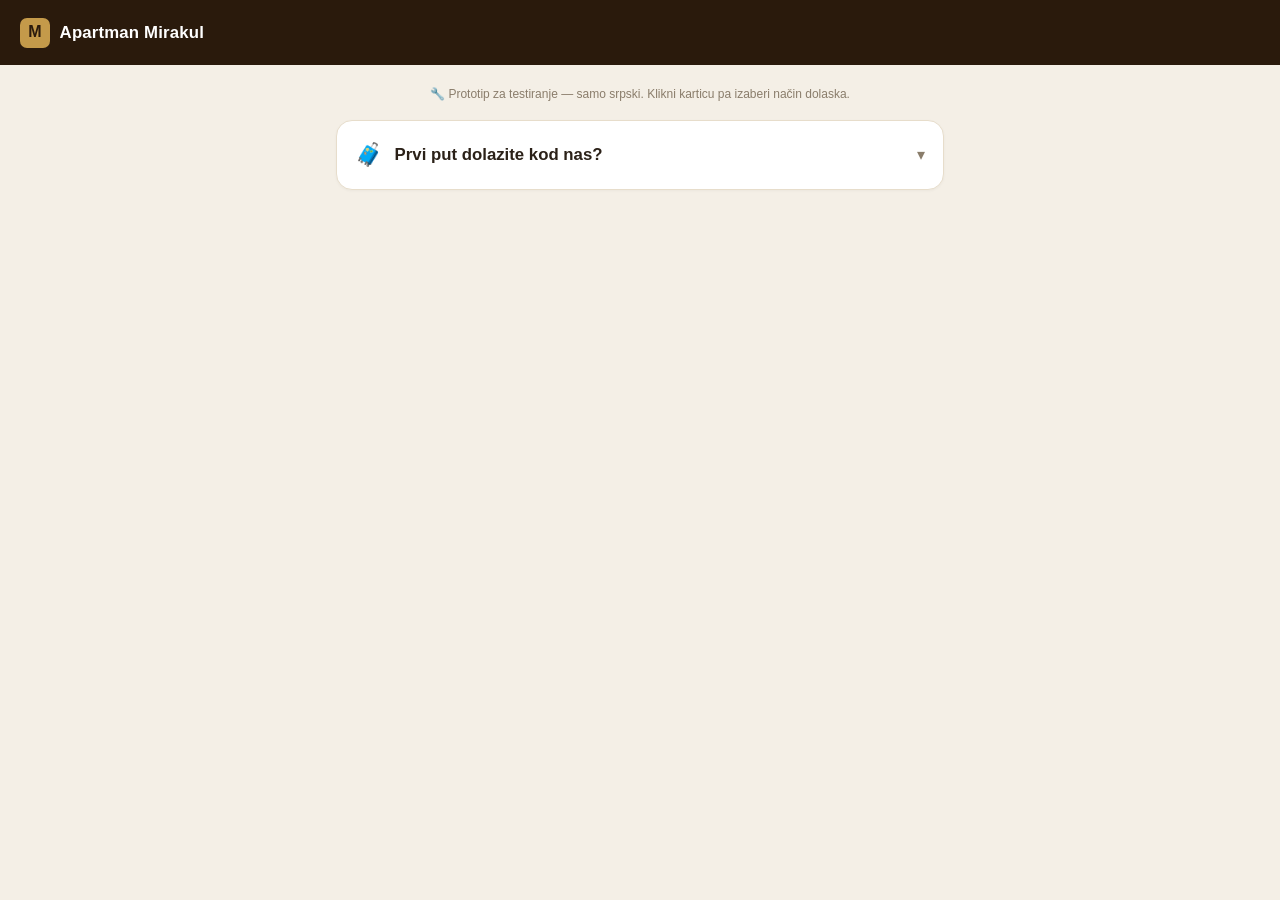
<file: preview-prvi-dolazak.html>
<!DOCTYPE html>
<html lang="sr">
<head>
<meta charset="UTF-8">
<meta name="viewport" content="width=device-width, initial-scale=1.0">
<title>Prototip — Prvi dolazak</title>
<style>
  :root{ --bg:#f4efe6; --card:#fff; --ink:#2b2118; --muted:#8a7d6b; --accent:#c49a4a; --accent-d:#a97f33; --line:#e7ddcb; --dark:#2a1a0c; }
  *{box-sizing:border-box}
  body{margin:0;background:var(--bg);color:var(--ink);font-family:-apple-system,BlinkMacSystemFont,'Segoe UI',Roboto,sans-serif;line-height:1.55;padding:0 0 3rem}
  header{background:var(--dark);color:#fff;padding:1.1rem 1.25rem;display:flex;align-items:center;gap:.6rem}
  header .logo{width:30px;height:30px;border-radius:7px;background:var(--accent);color:var(--dark);display:flex;align-items:center;justify-content:center;font-weight:800}
  header b{font-size:1.05rem;letter-spacing:.01em}
  .wrap{max-width:640px;margin:1.25rem auto;padding:0 1rem}
  .note{font-size:.75rem;color:var(--muted);text-align:center;margin:.2rem 0 1rem}

  .acc{background:var(--card);border:1px solid var(--line);border-radius:16px;overflow:hidden;box-shadow:0 1px 3px rgba(0,0,0,.04)}
  .acc-head{display:flex;align-items:center;gap:.7rem;padding:1.05rem 1.15rem;cursor:pointer;user-select:none}
  .acc-head .ic{font-size:1.4rem}
  .acc-head .t{font-weight:700;font-size:1.05rem;flex:1}
  .acc-head .ar{color:var(--muted);transition:transform .25s}
  .acc.open .acc-head .ar{transform:rotate(180deg)}
  .acc-body{display:none;padding:0 1.15rem 1.15rem}
  .acc.open .acc-body{display:block}

  .q{font-size:.8rem;font-weight:700;text-transform:uppercase;letter-spacing:.05em;color:var(--muted);margin:.4rem 0 .7rem}

  /* svaki način = svoj akordeon; panel se otvara tačno ispod dugmeta */
  .mode{margin-bottom:.6rem}
  .choice{display:flex;align-items:center;gap:.7rem;width:100%;text-align:left;background:#fbf7ef;border:1.5px solid var(--line);border-radius:12px;padding:.85rem 1rem;font-size:1rem;font-weight:600;color:var(--ink);cursor:pointer;transition:.15s}
  .choice:hover{border-color:var(--accent)}
  .choice .ce{font-size:1.25rem}
  .choice .mar{margin-left:auto;color:var(--muted);transition:transform .25s}
  .mode.open .choice{background:var(--accent);border-color:var(--accent);color:#fff;border-bottom-left-radius:0;border-bottom-right-radius:0}
  .mode.open .choice .mar{transform:rotate(180deg);color:#fff}

  .panel{display:none;border:1.5px solid var(--accent);border-top:none;border-radius:0 0 12px 12px;padding:1rem 1rem 1.05rem;background:#fffdf9;animation:fade .2s ease}
  .mode.open .panel{display:block}
  @keyframes fade{from{opacity:0}to{opacity:1}}
  .panel p{margin:.55rem 0}
  .panel p:first-child{margin-top:0}
  .warn{background:#fff4e8;border:1px solid #f0d3a6;border-radius:10px;padding:.7rem .85rem;font-size:.92rem}
  .rowi{display:flex;gap:.55rem;align-items:flex-start;margin:.65rem 0;font-size:.95rem}
  .rowi .e{flex-shrink:0}
  .btn{display:inline-flex;align-items:center;gap:.5rem;background:var(--accent);color:#fff;border:none;border-radius:11px;padding:.75rem 1.1rem;font-size:.95rem;font-weight:700;text-decoration:none;margin:.4rem 0;box-shadow:0 2px 6px rgba(196,154,74,.35)}
  .btn.ghost{background:#fff;color:var(--ink);border:1.5px solid var(--line);box-shadow:none}
  .btn.wa{background:#25d366;box-shadow:0 2px 6px rgba(37,211,102,.35)}
  .price{font-size:.85rem;color:var(--muted);margin-top:.35rem}

  .checkin{margin-top:1.15rem;background:#fbf7ef;border:1px solid var(--line);border-radius:13px;padding:1rem 1.05rem}
  .checkin h4{margin:0 0 .5rem;font-size:.95rem}
  .ci-opt{display:flex;align-items:center;gap:.6rem;padding:.55rem 0;font-size:.95rem}
  .ci-btns{display:flex;gap:.4rem;margin-top:.5rem}
  .cbtn{flex:1;display:inline-flex;align-items:center;justify-content:center;gap:.3rem;padding:.55rem .3rem;border-radius:10px;font-size:.8rem;font-weight:700;text-decoration:none;color:#fff}
  .cbtn svg{width:15px;height:15px;fill:currentColor;flex-shrink:0}
  .cbtn.wa{background:#25d366}
  .cbtn.vi{background:#7360f2}
  .cbtn.call{background:#5b6470}
  .mp{margin:.8rem 0}
  .mp img{width:100%;border-radius:12px;border:1px solid var(--line);display:block}
  .mp figcaption{font-size:.82rem;color:var(--muted);margin-top:.35rem;text-align:center}
</style>
</head>
<body>
<header><span class="logo">M</span><b>Apartman Mirakul</b></header>

<div class="wrap">
  <p class="note">🔧 Prototip za testiranje — samo srpski. Klikni karticu pa izaberi način dolaska.</p>

  <div class="acc" id="acc">
    <div class="acc-head" onclick="document.getElementById('acc').classList.toggle('open')">
      <span class="ic">🧳</span>
      <span class="t">Prvi put dolazite kod nas?</span>
      <span class="ar">▾</span>
    </div>
    <div class="acc-body">
      <div class="q">Kako stižete do nas?</div>

      <!-- AUTO -->
      <div class="mode" id="m-auto">
        <button class="choice" onclick="toggleMode('auto')"><span class="ce">🚗</span> Dolazim autom <span class="mar">▾</span></button>
        <div class="panel">
          <div class="warn">⚠️ <strong>Korzo je pešačka zona</strong> — Google navigacija često pokušava da vas dovede pogrešnim putem do same adrese.</div>
          <p>👉 Zato koristite navigaciju do <strong>Addiko banke</strong> — tu ćemo se naći kada stignete u grad.</p>
          <a class="btn" href="https://maps.app.goo.gl/yRAraWAAPCVccAYR9">🧭 Navigacija do Addiko banke</a>
          <div class="rowi"><span class="e">ℹ️</span><span>Ako vas navigacija povede ka pešačkoj zoni (Korzo), priđite iz ulice <strong>Đure Đakovića</strong> ili nas pozovite — dočekaćemo vas.</span></div>
          <div class="rowi"><span class="e">🅿️</span><span>Parking najčešće imate <strong>ispred same zgrade, iz ulice Đure Đakovića</strong> (Crvena zona) — odatle je i ulaz u zgradu.</span></div>
          <div class="rowi"><span class="e">💳</span><span><strong>Plaćanje SMS-om</strong> (Crvena zona): pošaljite SMS na <strong>9241</strong> — 70 din/sat, ili <strong>9245</strong> — 480 din/dan (dnevna karta).</span></div>
          <div class="price">🕐 Naplata: radnim danima 07–21h · subotom 07–14h · nedeljom i praznicima <strong>besplatno</strong></div>
        </div>
      </div>

      <!-- VOZ -->
      <div class="mode" id="m-voz">
        <button class="choice" onclick="toggleMode('voz')"><span class="ce">🚆</span> Dolazim vozom <span class="mar">▾</span></button>
        <div class="panel">
          <p>🚆 Naš apartman je <strong>jedan od najbližih železničkoj stanici</strong> — ne treba vam dodatni prevoz.</p>
          <div class="rowi"><span class="e">🌳</span><span>Prolaskom kroz <strong>park Rajhla Ferenca</strong> dolazite do Addiko banke, gde ćemo se naći i zajedno otići do apartmana.</span></div>
          <a class="btn ghost" href="https://maps.app.goo.gl/yRAraWAAPCVccAYR9">🧭 Navigacija do Addiko banke</a>
        </div>
      </div>

      <!-- BUS -->
      <div class="mode" id="m-bus">
        <button class="choice" onclick="toggleMode('bus')"><span class="ce">🚌</span> Dolazim autobusom <span class="mar">▾</span></button>
        <div class="panel">
          <p>🚌 Apartman je na oko <strong>850 metara</strong> od Glavne autobuske stanice.</p>
          <div class="rowi"><span class="e">🚕</span><span>Taxi imate <strong>ispred same stanice</strong>. A ako ste raspoloženi za laganu šetnju, veoma lako dolazite do Addiko banke gde ćemo se naći i zajedno otići do apartmana.</span></div>
          <a class="btn ghost" href="https://maps.app.goo.gl/yRAraWAAPCVccAYR9">🧭 Navigacija do Addiko banke</a>
        </div>
      </div>

      <!-- CHECK-IN (zajednički) -->
      <div class="checkin" id="checkin" style="display:none">
        <h4>Kada stignete — check-in</h4>
        <div class="ci-opt"><span>⏰</span><span><strong>Da biste izbegli čekanje</strong>, javite nam vreme dolaska <strong>ranije</strong> — ne tek kada stignete. Sačekaćemo vas <strong>ispred Addiko banke</strong> i zajedno idemo do apartmana, gde vam predajemo ključeve.</span></div>
        <figure class="mp"><img src="images/Guests/meeting-point/addiko-banka.jpg" alt="Addiko banka — mesto susreta" loading="lazy" onerror="this.closest('.mp').style.display='none'"><figcaption>📍 Ovde vas čekamo — Addiko banka</figcaption></figure>
        <div class="ci-btns">
          <a class="cbtn wa" href="https://wa.me/381631168024"><svg viewBox="0 0 24 24"><path d="M.057 24l1.687-6.163c-1.041-1.804-1.588-3.849-1.587-5.946.003-6.556 5.338-11.891 11.893-11.891 3.181.001 6.167 1.24 8.413 3.488 2.245 2.248 3.481 5.236 3.48 8.414-.003 6.557-5.338 11.892-11.893 11.892-1.99-.001-3.951-.5-5.688-1.448l-6.305 1.654zm6.597-3.807c1.676.995 3.276 1.591 5.392 1.592 5.448 0 9.886-4.434 9.889-9.885.002-5.462-4.415-9.89-9.881-9.892-5.452 0-9.887 4.434-9.889 9.884-.001 2.225.651 3.891 1.746 5.634l-.999 3.648 3.742-.981zm11.387-5.464c-.074-.124-.272-.198-.57-.347-.297-.149-1.758-.868-2.031-.967-.272-.099-.47-.149-.669.149-.198.297-.768.967-.941 1.165-.173.198-.347.223-.644.074-.297-.149-1.255-.462-2.39-1.475-.883-.788-1.48-1.761-1.653-2.059-.173-.297-.018-.458.13-.606.134-.133.298-.347.446-.521.149-.172.198-.296.298-.495.099-.198.05-.372-.025-.521-.075-.148-.669-1.611-.916-2.206-.242-.579-.487-.501-.669-.51l-.57-.01c-.198 0-.52.074-.792.372s-1.04 1.016-1.04 2.479 1.065 2.876 1.213 3.074c.149.198 2.095 3.2 5.076 4.487.709.306 1.263.489 1.694.626.712.226 1.36.194 1.872.118.571-.085 1.758-.719 2.006-1.413.248-.695.248-1.29.173-1.414z"/></svg> WhatsApp</a>
          <a class="cbtn vi" href="viber://chat?number=%2B381631168024"><svg viewBox="0 0 24 24"><path d="M11.4 0C9.473.028 5.333.344 3.02 2.467 1.302 4.187.694 6.9.633 10.26c-.06 3.36-.129 9.657 5.938 11.365v2.61s-.04.94.58 1.132c.734.226 1.17-.492 1.882-1.312.42-.48.996-1.203 1.427-1.72 4.114.348 7.276-.443 7.634-.56.83-.27 5.535-.874 6.3-7.117.79-6.44-.38-10.51-2.487-12.35C21.176.75 18.7.02 13.06 0h-.001c-.35-.001-1.045-.001-1.66 0zm.061 1.7c.542 0 .877.017.877.017 4.494.006 6.643 1.354 7.15 1.815 1.723 1.516 2.68 5.152 2.028 10.505v.003c-.647 5.25-4.208 5.57-4.912 5.79-.298.093-3.121.789-6.669.55 0 0-2.643 3.19-3.469 4.019-.128.128-.28.18-.38.155-.14-.036-.18-.203-.178-.446l.024-4.318c-5.075-1.404-4.778-6.632-4.723-9.402.055-2.77.552-5.038 1.976-6.435 2.147-1.997 6.276-2.253 6.276-2.253z"/></svg> Viber</a>
          <a class="cbtn call" href="tel:+381631168024"><svg viewBox="0 0 24 24"><path d="M6.62 10.79c1.44 2.83 3.76 5.14 6.59 6.59l2.2-2.2c.27-.27.67-.36 1.02-.24 1.12.37 2.33.57 3.57.57.55 0 1 .45 1 1V20c0 .55-.45 1-1 1-9.39 0-17-7.61-17-17 0-.55.45-1 1-1h3.5c.55 0 1 .45 1 1 0 1.25.2 2.45.57 3.57.11.35.03.74-.25 1.02l-2.2 2.2z"/></svg> Pozovi</a>
        </div>
      </div>
    </div>
  </div>
</div>

<script>
function toggleMode(m){
  const el=document.getElementById('m-'+m);
  const wasOpen=el.classList.contains('open');
  document.querySelectorAll('.mode').forEach(x=>x.classList.remove('open'));
  const ci=document.getElementById('checkin');
  if(!wasOpen){
    el.classList.add('open');
    el.querySelector('.panel').appendChild(ci);  // check-in ide odmah ispod izabrane opcije
    ci.style.display='block';
    setTimeout(()=>el.scrollIntoView({behavior:'smooth', block:'start'}), 50); // skroluj na vrh otvorene kartice
  } else {
    ci.style.display='none';
  }
}
</script>
</body>
</html>
</file>
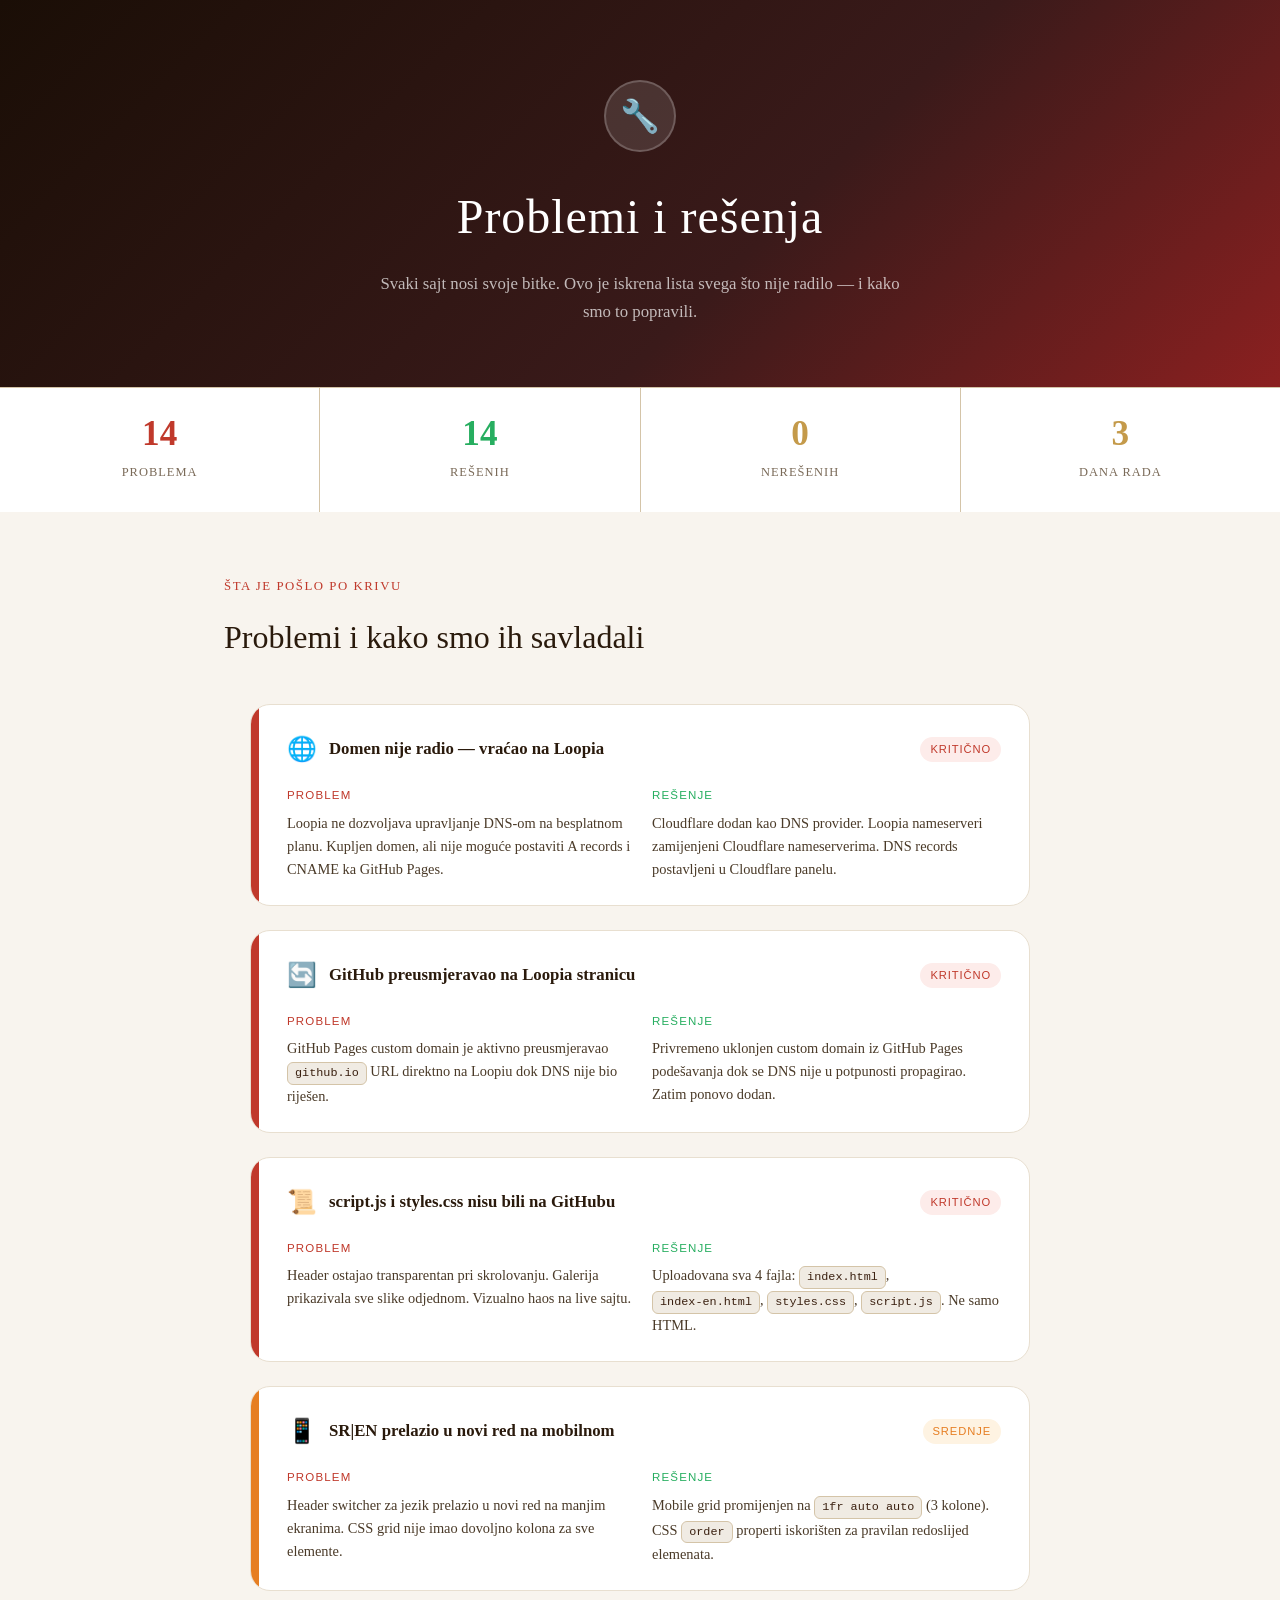
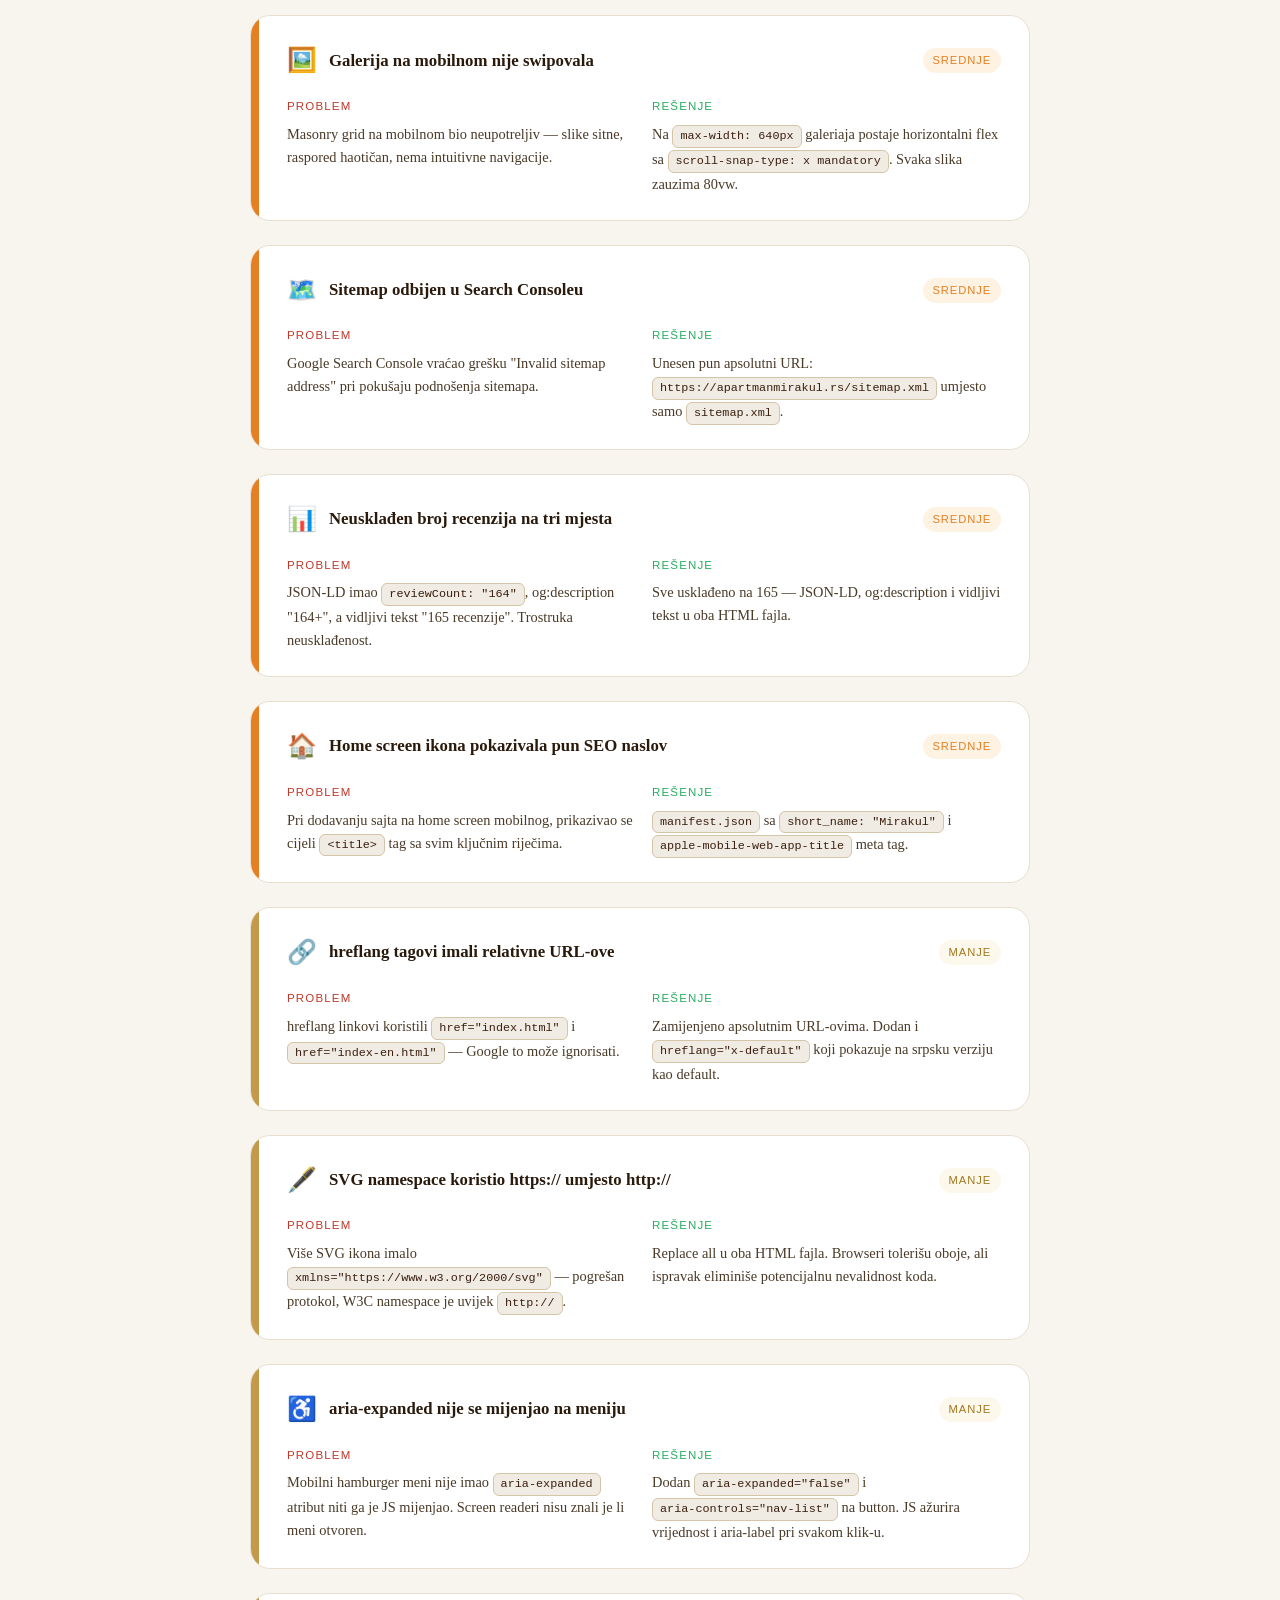
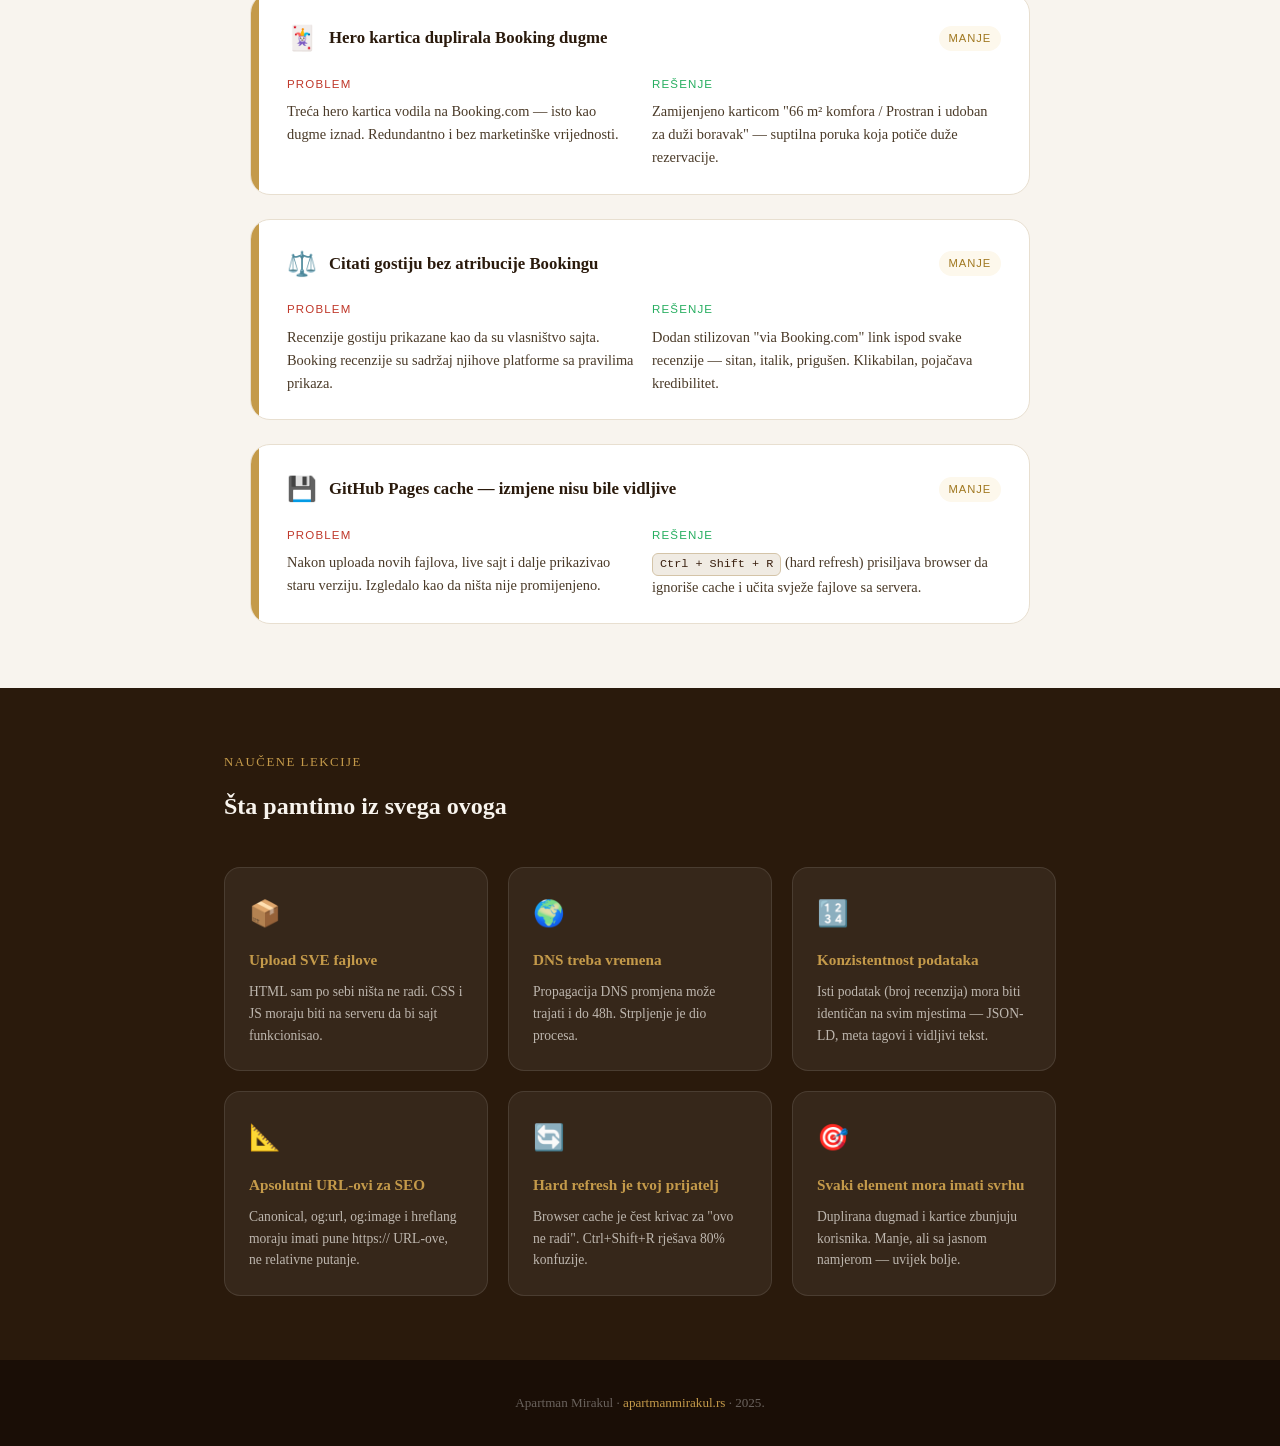
<file: problemi-i-resenja.html>
<!DOCTYPE html>
<html lang="sr">
<head>
  <meta charset="UTF-8" />
  <meta name="viewport" content="width=device-width, initial-scale=1.0" />
  <title>Apartman Mirakul — Problemi i rešenja</title>
  <style>
    * { box-sizing: border-box; margin: 0; padding: 0; }

    body {
      font-family: 'Georgia', serif;
      background: #F8F4EE;
      color: #2A1A0C;
      line-height: 1.7;
    }

    .hero {
      background: linear-gradient(135deg, #1a0e06 0%, #3a1a1a 60%, #8B2020 100%);
      color: #fff;
      padding: 80px 24px 60px;
      text-align: center;
    }

    .hero .icon {
      width: 72px;
      height: 72px;
      background: rgba(255,255,255,0.12);
      border-radius: 50%;
      display: inline-flex;
      align-items: center;
      justify-content: center;
      font-size: 2rem;
      margin-bottom: 24px;
      border: 2px solid rgba(255,255,255,0.2);
    }

    .hero h1 {
      font-size: clamp(1.8rem, 5vw, 3rem);
      font-weight: normal;
      letter-spacing: 0.02em;
      margin-bottom: 12px;
    }

    .hero p {
      font-size: 1.05rem;
      opacity: 0.7;
      max-width: 520px;
      margin: 0 auto;
    }

    /* Stats bar */
    .stats {
      display: grid;
      grid-template-columns: repeat(auto-fit, minmax(130px, 1fr));
      gap: 1px;
      background: #d4c4a8;
      border-top: 1px solid #d4c4a8;
    }

    .stat {
      background: #fff;
      padding: 28px 16px;
      text-align: center;
    }

    .stat-number {
      font-size: 2.2rem;
      font-weight: bold;
      display: block;
      line-height: 1;
      margin-bottom: 6px;
    }

    .stat-number.red { color: #c0392b; }
    .stat-number.green { color: #27ae60; }
    .stat-number.gold { color: #C49A4A; }

    .stat-label {
      font-size: 0.78rem;
      color: #7a6a58;
      text-transform: uppercase;
      letter-spacing: 0.08em;
    }

    /* Problem cards */
    .container {
      max-width: 880px;
      margin: 0 auto;
      padding: 0 24px;
    }

    .section {
      padding: 64px 24px;
    }

    .section-title {
      font-size: 0.8rem;
      text-transform: uppercase;
      letter-spacing: 0.12em;
      color: #c0392b;
      margin-bottom: 12px;
    }

    .section h2 {
      font-size: clamp(1.4rem, 3vw, 2rem);
      font-weight: normal;
      margin-bottom: 40px;
    }

    .problem-list {
      display: flex;
      flex-direction: column;
      gap: 24px;
      max-width: 780px;
      margin: 0 auto;
    }

    .problem-card {
      background: #fff;
      border-radius: 20px;
      overflow: hidden;
      border: 1px solid #e8dfd0;
      display: grid;
      grid-template-columns: auto 1fr;
    }

    .problem-card .severity {
      width: 8px;
      background: #e8dfd0;
    }

    .problem-card.high .severity { background: #c0392b; }
    .problem-card.medium .severity { background: #e67e22; }
    .problem-card.low .severity { background: #C49A4A; }

    .problem-body {
      padding: 24px 28px;
    }

    .problem-header {
      display: flex;
      align-items: center;
      gap: 12px;
      margin-bottom: 16px;
      flex-wrap: wrap;
    }

    .problem-icon {
      font-size: 1.5rem;
      flex-shrink: 0;
    }

    .problem-title {
      font-size: 1.05rem;
      font-weight: bold;
      flex: 1;
    }

    .badge {
      font-size: 0.7rem;
      text-transform: uppercase;
      letter-spacing: 0.08em;
      padding: 3px 10px;
      border-radius: 100px;
      font-family: sans-serif;
    }

    .badge.high { background: #fdecea; color: #c0392b; }
    .badge.medium { background: #fef3e2; color: #e67e22; }
    .badge.low { background: #fdf8ec; color: #a07820; }

    .problem-cols {
      display: grid;
      grid-template-columns: 1fr 1fr;
      gap: 16px;
    }

    @media (max-width: 560px) {
      .problem-cols { grid-template-columns: 1fr; }
      .problem-card { grid-template-columns: auto 1fr; }
    }

    .col-label {
      font-size: 0.72rem;
      text-transform: uppercase;
      letter-spacing: 0.1em;
      margin-bottom: 6px;
      font-family: sans-serif;
    }

    .col-label.problem-lbl { color: #c0392b; }
    .col-label.solution-lbl { color: #27ae60; }

    .col-text {
      font-size: 0.9rem;
      color: #4a3a28;
      line-height: 1.6;
    }

    .code {
      display: inline-block;
      background: #f0ebe3;
      border: 1px solid #d4c4a8;
      border-radius: 6px;
      padding: 1px 7px;
      font-family: 'Courier New', monospace;
      font-size: 0.82em;
      color: #3a2010;
    }

    /* Lessons section */
    .lessons {
      background: #2A1A0C;
      color: #F8F4EE;
      padding: 64px 24px;
    }

    .lessons .section-title {
      color: #C49A4A;
    }

    .lessons h2 {
      color: #F8F4EE;
      margin-bottom: 40px;
    }

    .lesson-grid {
      display: grid;
      grid-template-columns: repeat(auto-fit, minmax(220px, 1fr));
      gap: 20px;
      max-width: 860px;
      margin: 0 auto;
    }

    .lesson-card {
      background: rgba(255,255,255,0.06);
      border: 1px solid rgba(255,255,255,0.1);
      border-radius: 16px;
      padding: 24px;
    }

    .lesson-card .lesson-icon {
      font-size: 1.6rem;
      margin-bottom: 12px;
    }

    .lesson-card h3 {
      font-size: 0.95rem;
      margin-bottom: 8px;
      color: #C49A4A;
    }

    .lesson-card p {
      font-size: 0.85rem;
      opacity: 0.7;
      line-height: 1.6;
    }

    /* Footer */
    footer {
      background: #1a0e06;
      color: rgba(255,255,255,0.35);
      text-align: center;
      padding: 32px 24px;
      font-size: 0.82rem;
    }

    footer a {
      color: #C49A4A;
      text-decoration: none;
    }
  </style>
</head>
<body>

  <!-- Hero -->
  <div class="hero">
    <div class="icon">🔧</div>
    <h1>Problemi i rešenja</h1>
    <p>Svaki sajt nosi svoje bitke. Ovo je iskrena lista svega što nije radilo — i kako smo to popravili.</p>
  </div>

  <!-- Stats -->
  <div class="stats">
    <div class="stat">
      <span class="stat-number red">14</span>
      <span class="stat-label">Problema</span>
    </div>
    <div class="stat">
      <span class="stat-number green">14</span>
      <span class="stat-label">Rešenih</span>
    </div>
    <div class="stat">
      <span class="stat-number gold">0</span>
      <span class="stat-label">Nerešenih</span>
    </div>
    <div class="stat">
      <span class="stat-number gold">3</span>
      <span class="stat-label">Dana rada</span>
    </div>
  </div>

  <!-- Problems -->
  <div class="section">
    <div class="container">
      <p class="section-title">Šta je pošlo po krivu</p>
      <h2>Problemi i kako smo ih savladali</h2>

      <div class="problem-list">

        <div class="problem-card high">
          <div class="severity"></div>
          <div class="problem-body">
            <div class="problem-header">
              <span class="problem-icon">🌐</span>
              <span class="problem-title">Domen nije radio — vraćao na Loopia</span>
              <span class="badge high">Kritično</span>
            </div>
            <div class="problem-cols">
              <div>
                <div class="col-label problem-lbl">Problem</div>
                <p class="col-text">Loopia ne dozvoljava upravljanje DNS-om na besplatnom planu. Kupljen domen, ali nije moguće postaviti A records i CNAME ka GitHub Pages.</p>
              </div>
              <div>
                <div class="col-label solution-lbl">Rešenje</div>
                <p class="col-text">Cloudflare dodan kao DNS provider. Loopia nameserveri zamijenjeni Cloudflare nameserverima. DNS records postavljeni u Cloudflare panelu.</p>
              </div>
            </div>
          </div>
        </div>

        <div class="problem-card high">
          <div class="severity"></div>
          <div class="problem-body">
            <div class="problem-header">
              <span class="problem-icon">🔄</span>
              <span class="problem-title">GitHub preusmjeravao na Loopia stranicu</span>
              <span class="badge high">Kritično</span>
            </div>
            <div class="problem-cols">
              <div>
                <div class="col-label problem-lbl">Problem</div>
                <p class="col-text">GitHub Pages custom domain je aktivno preusmjeravao <span class="code">github.io</span> URL direktno na Loopiu dok DNS nije bio riješen.</p>
              </div>
              <div>
                <div class="col-label solution-lbl">Rešenje</div>
                <p class="col-text">Privremeno uklonjen custom domain iz GitHub Pages podešavanja dok se DNS nije u potpunosti propagirao. Zatim ponovo dodan.</p>
              </div>
            </div>
          </div>
        </div>

        <div class="problem-card high">
          <div class="severity"></div>
          <div class="problem-body">
            <div class="problem-header">
              <span class="problem-icon">📜</span>
              <span class="problem-title">script.js i styles.css nisu bili na GitHubu</span>
              <span class="badge high">Kritično</span>
            </div>
            <div class="problem-cols">
              <div>
                <div class="col-label problem-lbl">Problem</div>
                <p class="col-text">Header ostajao transparentan pri skrolovanju. Galerija prikazivala sve slike odjednom. Vizualno haos na live sajtu.</p>
              </div>
              <div>
                <div class="col-label solution-lbl">Rešenje</div>
                <p class="col-text">Uploadovana sva 4 fajla: <span class="code">index.html</span>, <span class="code">index-en.html</span>, <span class="code">styles.css</span>, <span class="code">script.js</span>. Ne samo HTML.</p>
              </div>
            </div>
          </div>
        </div>

        <div class="problem-card medium">
          <div class="severity"></div>
          <div class="problem-body">
            <div class="problem-header">
              <span class="problem-icon">📱</span>
              <span class="problem-title">SR|EN prelazio u novi red na mobilnom</span>
              <span class="badge medium">Srednje</span>
            </div>
            <div class="problem-cols">
              <div>
                <div class="col-label problem-lbl">Problem</div>
                <p class="col-text">Header switcher za jezik prelazio u novi red na manjim ekranima. CSS grid nije imao dovoljno kolona za sve elemente.</p>
              </div>
              <div>
                <div class="col-label solution-lbl">Rešenje</div>
                <p class="col-text">Mobile grid promijenjen na <span class="code">1fr auto auto</span> (3 kolone). CSS <span class="code">order</span> properti iskorišten za pravilan redoslijed elemenata.</p>
              </div>
            </div>
          </div>
        </div>

        <div class="problem-card medium">
          <div class="severity"></div>
          <div class="problem-body">
            <div class="problem-header">
              <span class="problem-icon">🖼️</span>
              <span class="problem-title">Galerija na mobilnom nije swipovala</span>
              <span class="badge medium">Srednje</span>
            </div>
            <div class="problem-cols">
              <div>
                <div class="col-label problem-lbl">Problem</div>
                <p class="col-text">Masonry grid na mobilnom bio neupotreljiv — slike sitne, raspored haotičan, nema intuitivne navigacije.</p>
              </div>
              <div>
                <div class="col-label solution-lbl">Rešenje</div>
                <p class="col-text">Na <span class="code">max-width: 640px</span> galeriaja postaje horizontalni flex sa <span class="code">scroll-snap-type: x mandatory</span>. Svaka slika zauzima 80vw.</p>
              </div>
            </div>
          </div>
        </div>

        <div class="problem-card medium">
          <div class="severity"></div>
          <div class="problem-body">
            <div class="problem-header">
              <span class="problem-icon">🗺️</span>
              <span class="problem-title">Sitemap odbijen u Search Consoleu</span>
              <span class="badge medium">Srednje</span>
            </div>
            <div class="problem-cols">
              <div>
                <div class="col-label problem-lbl">Problem</div>
                <p class="col-text">Google Search Console vraćao grešku "Invalid sitemap address" pri pokušaju podnošenja sitemapa.</p>
              </div>
              <div>
                <div class="col-label solution-lbl">Rešenje</div>
                <p class="col-text">Unesen pun apsolutni URL: <span class="code">https://apartmanmirakul.rs/sitemap.xml</span> umjesto samo <span class="code">sitemap.xml</span>.</p>
              </div>
            </div>
          </div>
        </div>

        <div class="problem-card medium">
          <div class="severity"></div>
          <div class="problem-body">
            <div class="problem-header">
              <span class="problem-icon">📊</span>
              <span class="problem-title">Neusklađen broj recenzija na tri mjesta</span>
              <span class="badge medium">Srednje</span>
            </div>
            <div class="problem-cols">
              <div>
                <div class="col-label problem-lbl">Problem</div>
                <p class="col-text">JSON-LD imao <span class="code">reviewCount: "164"</span>, og:description "164+", a vidljivi tekst "165 recenzije". Trostruka neusklađenost.</p>
              </div>
              <div>
                <div class="col-label solution-lbl">Rešenje</div>
                <p class="col-text">Sve usklađeno na 165 — JSON-LD, og:description i vidljivi tekst u oba HTML fajla.</p>
              </div>
            </div>
          </div>
        </div>

        <div class="problem-card medium">
          <div class="severity"></div>
          <div class="problem-body">
            <div class="problem-header">
              <span class="problem-icon">🏠</span>
              <span class="problem-title">Home screen ikona pokazivala pun SEO naslov</span>
              <span class="badge medium">Srednje</span>
            </div>
            <div class="problem-cols">
              <div>
                <div class="col-label problem-lbl">Problem</div>
                <p class="col-text">Pri dodavanju sajta na home screen mobilnog, prikazivao se cijeli <span class="code">&lt;title&gt;</span> tag sa svim ključnim riječima.</p>
              </div>
              <div>
                <div class="col-label solution-lbl">Rešenje</div>
                <p class="col-text"><span class="code">manifest.json</span> sa <span class="code">short_name: "Mirakul"</span> i <span class="code">apple-mobile-web-app-title</span> meta tag.</p>
              </div>
            </div>
          </div>
        </div>

        <div class="problem-card low">
          <div class="severity"></div>
          <div class="problem-body">
            <div class="problem-header">
              <span class="problem-icon">🔗</span>
              <span class="problem-title">hreflang tagovi imali relativne URL-ove</span>
              <span class="badge low">Manje</span>
            </div>
            <div class="problem-cols">
              <div>
                <div class="col-label problem-lbl">Problem</div>
                <p class="col-text">hreflang linkovi koristili <span class="code">href="index.html"</span> i <span class="code">href="index-en.html"</span> — Google to može ignorisati.</p>
              </div>
              <div>
                <div class="col-label solution-lbl">Rešenje</div>
                <p class="col-text">Zamijenjeno apsolutnim URL-ovima. Dodan i <span class="code">hreflang="x-default"</span> koji pokazuje na srpsku verziju kao default.</p>
              </div>
            </div>
          </div>
        </div>

        <div class="problem-card low">
          <div class="severity"></div>
          <div class="problem-body">
            <div class="problem-header">
              <span class="problem-icon">🖋️</span>
              <span class="problem-title">SVG namespace koristio https:// umjesto http://</span>
              <span class="badge low">Manje</span>
            </div>
            <div class="problem-cols">
              <div>
                <div class="col-label problem-lbl">Problem</div>
                <p class="col-text">Više SVG ikona imalo <span class="code">xmlns="https://www.w3.org/2000/svg"</span> — pogrešan protokol, W3C namespace je uvijek <span class="code">http://</span>.</p>
              </div>
              <div>
                <div class="col-label solution-lbl">Rešenje</div>
                <p class="col-text">Replace all u oba HTML fajla. Browseri tolerišu oboje, ali ispravak eliminiše potencijalnu nevalidnost koda.</p>
              </div>
            </div>
          </div>
        </div>

        <div class="problem-card low">
          <div class="severity"></div>
          <div class="problem-body">
            <div class="problem-header">
              <span class="problem-icon">♿</span>
              <span class="problem-title">aria-expanded nije se mijenjao na meniju</span>
              <span class="badge low">Manje</span>
            </div>
            <div class="problem-cols">
              <div>
                <div class="col-label problem-lbl">Problem</div>
                <p class="col-text">Mobilni hamburger meni nije imao <span class="code">aria-expanded</span> atribut niti ga je JS mijenjao. Screen readeri nisu znali je li meni otvoren.</p>
              </div>
              <div>
                <div class="col-label solution-lbl">Rešenje</div>
                <p class="col-text">Dodan <span class="code">aria-expanded="false"</span> i <span class="code">aria-controls="nav-list"</span> na button. JS ažurira vrijednost i aria-label pri svakom klik-u.</p>
              </div>
            </div>
          </div>
        </div>

        <div class="problem-card low">
          <div class="severity"></div>
          <div class="problem-body">
            <div class="problem-header">
              <span class="problem-icon">🃏</span>
              <span class="problem-title">Hero kartica duplirala Booking dugme</span>
              <span class="badge low">Manje</span>
            </div>
            <div class="problem-cols">
              <div>
                <div class="col-label problem-lbl">Problem</div>
                <p class="col-text">Treća hero kartica vodila na Booking.com — isto kao dugme iznad. Redundantno i bez marketinške vrijednosti.</p>
              </div>
              <div>
                <div class="col-label solution-lbl">Rešenje</div>
                <p class="col-text">Zamijenjeno karticom "66 m² komfora / Prostran i udoban za duži boravak" — suptilna poruka koja potiče duže rezervacije.</p>
              </div>
            </div>
          </div>
        </div>

        <div class="problem-card low">
          <div class="severity"></div>
          <div class="problem-body">
            <div class="problem-header">
              <span class="problem-icon">⚖️</span>
              <span class="problem-title">Citati gostiju bez atribucije Bookingu</span>
              <span class="badge low">Manje</span>
            </div>
            <div class="problem-cols">
              <div>
                <div class="col-label problem-lbl">Problem</div>
                <p class="col-text">Recenzije gostiju prikazane kao da su vlasništvo sajta. Booking recenzije su sadržaj njihove platforme sa pravilima prikaza.</p>
              </div>
              <div>
                <div class="col-label solution-lbl">Rešenje</div>
                <p class="col-text">Dodan stilizovan "via Booking.com" link ispod svake recenzije — sitan, italik, prigušen. Klikabilan, pojačava kredibilitet.</p>
              </div>
            </div>
          </div>
        </div>

        <div class="problem-card low">
          <div class="severity"></div>
          <div class="problem-body">
            <div class="problem-header">
              <span class="problem-icon">💾</span>
              <span class="problem-title">GitHub Pages cache — izmjene nisu bile vidljive</span>
              <span class="badge low">Manje</span>
            </div>
            <div class="problem-cols">
              <div>
                <div class="col-label problem-lbl">Problem</div>
                <p class="col-text">Nakon uploada novih fajlova, live sajt i dalje prikazivao staru verziju. Izgledalo kao da ništa nije promijenjeno.</p>
              </div>
              <div>
                <div class="col-label solution-lbl">Rešenje</div>
                <p class="col-text"><span class="code">Ctrl + Shift + R</span> (hard refresh) prisiljava browser da ignoriše cache i učita svježe fajlove sa servera.</p>
              </div>
            </div>
          </div>
        </div>

      </div>
    </div>
  </div>

  <!-- Lessons learned -->
  <div class="lessons">
    <div class="container">
      <p class="section-title">Naučene lekcije</p>
      <h2>Šta pamtimo iz svega ovoga</h2>
      <div class="lesson-grid">
        <div class="lesson-card">
          <div class="lesson-icon">📦</div>
          <h3>Upload SVE fajlove</h3>
          <p>HTML sam po sebi ništa ne radi. CSS i JS moraju biti na serveru da bi sajt funkcionisao.</p>
        </div>
        <div class="lesson-card">
          <div class="lesson-icon">🌍</div>
          <h3>DNS treba vremena</h3>
          <p>Propagacija DNS promjena može trajati i do 48h. Strpljenje je dio procesa.</p>
        </div>
        <div class="lesson-card">
          <div class="lesson-icon">🔢</div>
          <h3>Konzistentnost podataka</h3>
          <p>Isti podatak (broj recenzija) mora biti identičan na svim mjestima — JSON-LD, meta tagovi i vidljivi tekst.</p>
        </div>
        <div class="lesson-card">
          <div class="lesson-icon">📐</div>
          <h3>Apsolutni URL-ovi za SEO</h3>
          <p>Canonical, og:url, og:image i hreflang moraju imati pune https:// URL-ove, ne relativne putanje.</p>
        </div>
        <div class="lesson-card">
          <div class="lesson-icon">🔄</div>
          <h3>Hard refresh je tvoj prijatelj</h3>
          <p>Browser cache je čest krivac za "ovo ne radi". Ctrl+Shift+R rješava 80% konfuzije.</p>
        </div>
        <div class="lesson-card">
          <div class="lesson-icon">🎯</div>
          <h3>Svaki element mora imati svrhu</h3>
          <p>Duplirana dugmad i kartice zbunjuju korisnika. Manje, ali sa jasnom namjerom — uvijek bolje.</p>
        </div>
      </div>
    </div>
  </div>

  <footer>
    Apartman Mirakul · <a href="https://apartmanmirakul.rs" target="_blank">apartmanmirakul.rs</a> · 2025.
  </footer>

</body>
</html>
</file>
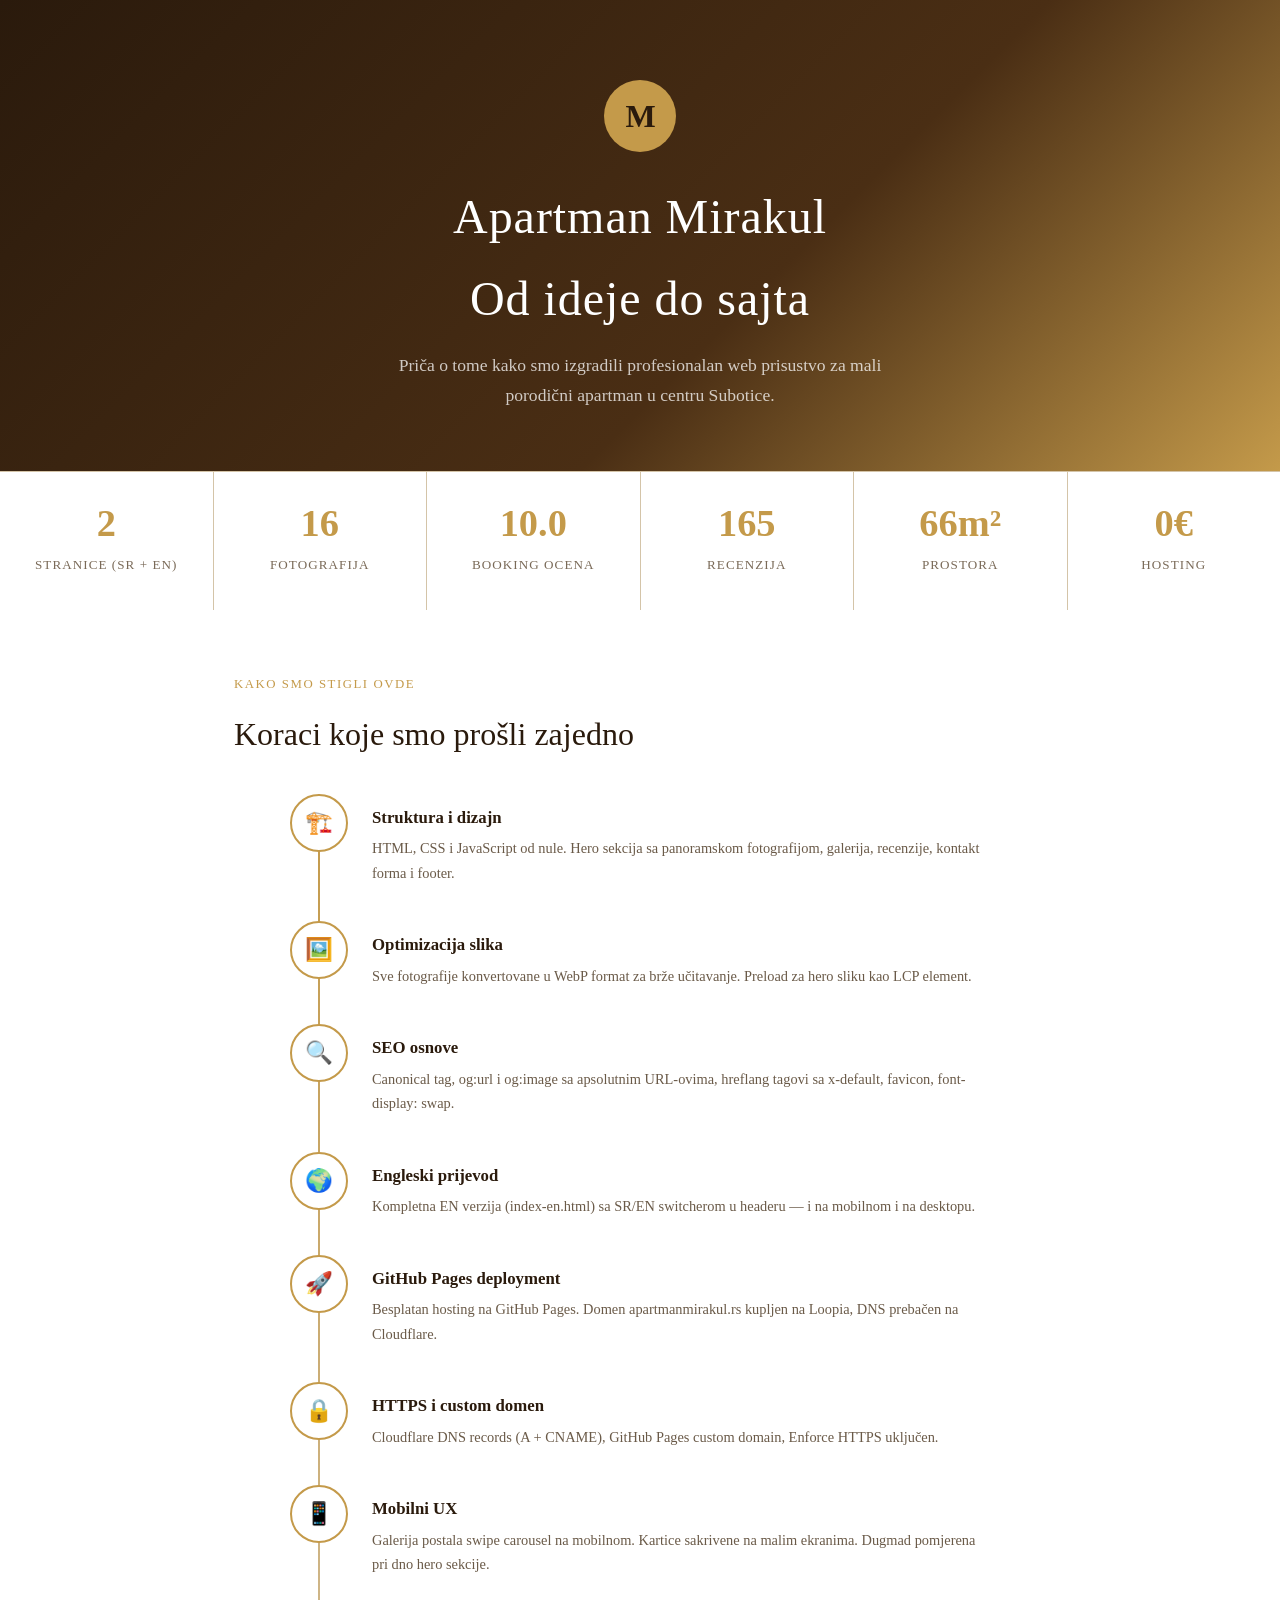
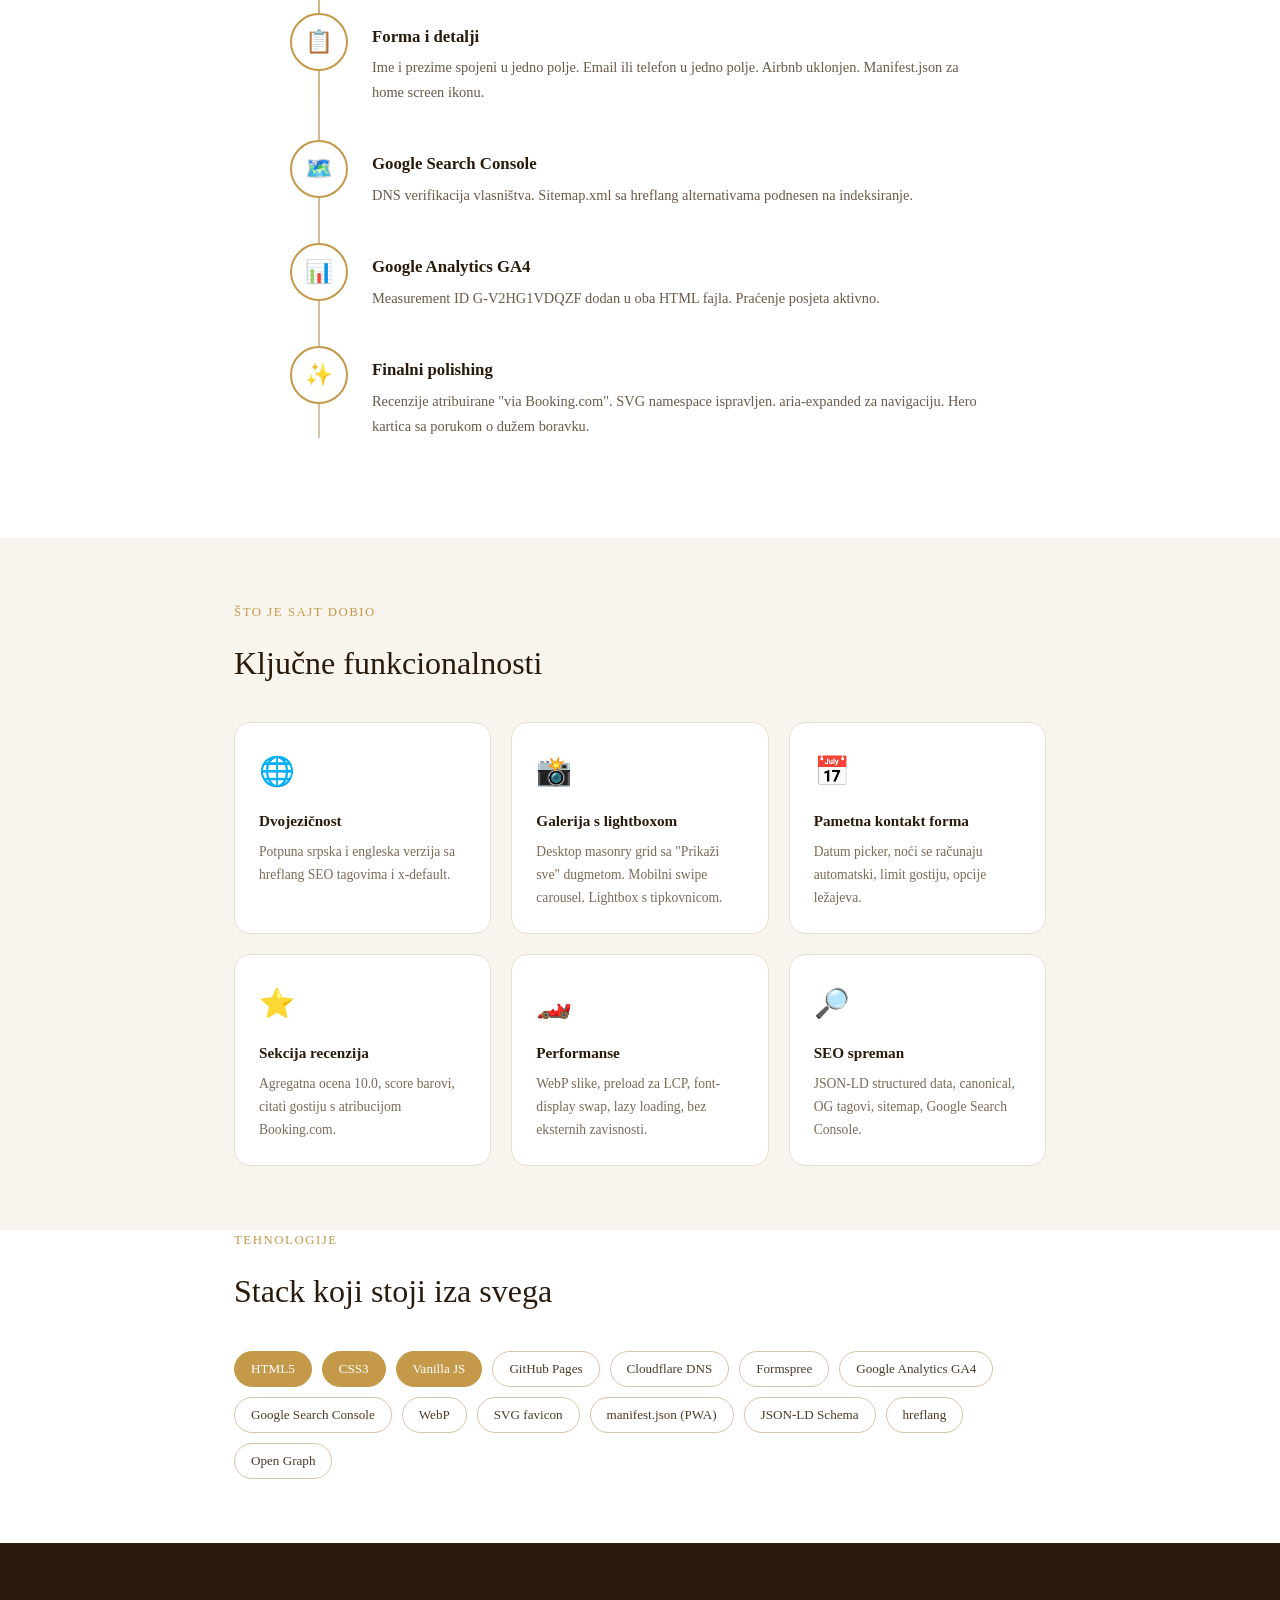
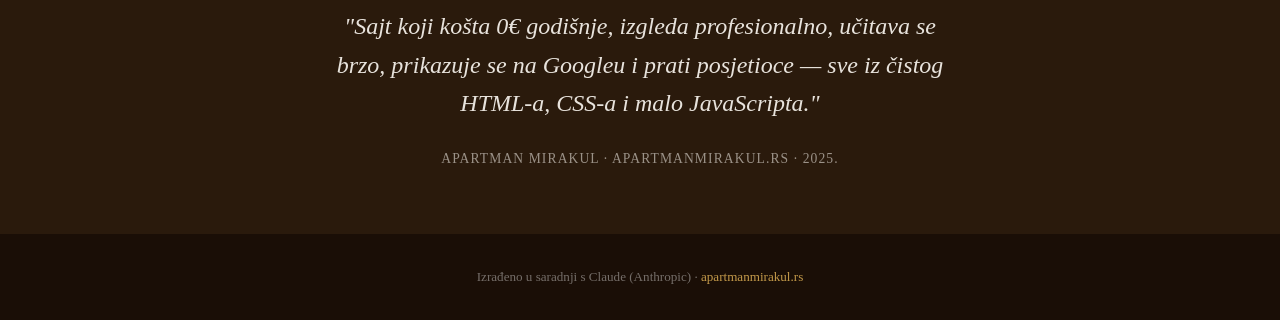
<file: summary.html>
<!DOCTYPE html>
<html lang="sr">
<head>
  <meta charset="UTF-8" />
  <meta name="viewport" content="width=device-width, initial-scale=1.0" />
  <title>Apartman Mirakul — Priča o sajtu</title>
  <style>
    * { box-sizing: border-box; margin: 0; padding: 0; }

    body {
      font-family: 'Georgia', serif;
      background: #F8F4EE;
      color: #2A1A0C;
      line-height: 1.7;
    }

    .hero {
      background: linear-gradient(135deg, #2A1A0C 0%, #4a2e14 60%, #C49A4A 100%);
      color: #fff;
      padding: 80px 24px 60px;
      text-align: center;
    }

    .hero .monogram {
      width: 72px;
      height: 72px;
      background: #C49A4A;
      border-radius: 50%;
      display: inline-flex;
      align-items: center;
      justify-content: center;
      font-size: 2rem;
      font-weight: bold;
      color: #2A1A0C;
      margin-bottom: 24px;
      letter-spacing: -1px;
    }

    .hero h1 {
      font-size: clamp(1.8rem, 5vw, 3rem);
      font-weight: normal;
      letter-spacing: 0.02em;
      margin-bottom: 12px;
    }

    .hero p {
      font-size: 1.1rem;
      opacity: 0.75;
      max-width: 520px;
      margin: 0 auto;
    }

    .stats {
      display: grid;
      grid-template-columns: repeat(auto-fit, minmax(140px, 1fr));
      gap: 1px;
      background: #d4c4a8;
      border-top: 1px solid #d4c4a8;
    }

    .stat {
      background: #fff;
      padding: 32px 20px;
      text-align: center;
    }

    .stat-number {
      font-size: 2.4rem;
      font-weight: bold;
      color: #C49A4A;
      display: block;
      line-height: 1;
      margin-bottom: 8px;
    }

    .stat-label {
      font-size: 0.82rem;
      color: #7a6a58;
      text-transform: uppercase;
      letter-spacing: 0.08em;
    }

    .container {
      max-width: 860px;
      margin: 0 auto;
      padding: 0 24px;
    }

    .section {
      padding: 64px 24px;
    }

    .section-title {
      font-size: 0.8rem;
      text-transform: uppercase;
      letter-spacing: 0.12em;
      color: #C49A4A;
      margin-bottom: 12px;
    }

    .section h2 {
      font-size: clamp(1.4rem, 3vw, 2rem);
      font-weight: normal;
      margin-bottom: 32px;
      color: #2A1A0C;
    }

    /* Timeline */
    .timeline {
      position: relative;
      max-width: 700px;
      margin: 0 auto;
    }

    .timeline::before {
      content: '';
      position: absolute;
      left: 28px;
      top: 0;
      bottom: 0;
      width: 2px;
      background: linear-gradient(to bottom, #C49A4A, #d4c4a8);
    }

    .timeline-item {
      display: flex;
      gap: 24px;
      margin-bottom: 36px;
      position: relative;
    }

    .timeline-dot {
      flex-shrink: 0;
      width: 58px;
      height: 58px;
      border-radius: 50%;
      background: #fff;
      border: 2px solid #C49A4A;
      display: flex;
      align-items: center;
      justify-content: center;
      font-size: 1.4rem;
      position: relative;
      z-index: 1;
    }

    .timeline-content {
      padding-top: 10px;
      flex: 1;
    }

    .timeline-content h3 {
      font-size: 1.05rem;
      font-weight: bold;
      margin-bottom: 4px;
      color: #2A1A0C;
    }

    .timeline-content p {
      font-size: 0.9rem;
      color: #6a5a48;
    }

    /* Features grid */
    .features {
      display: grid;
      grid-template-columns: repeat(auto-fit, minmax(220px, 1fr));
      gap: 20px;
      max-width: 860px;
      margin: 0 auto;
    }

    .feature-card {
      background: #fff;
      border-radius: 16px;
      padding: 24px;
      border: 1px solid #e8dfd0;
    }

    .feature-icon {
      font-size: 1.8rem;
      margin-bottom: 12px;
    }

    .feature-card h3 {
      font-size: 0.95rem;
      font-weight: bold;
      margin-bottom: 6px;
    }

    .feature-card p {
      font-size: 0.85rem;
      color: #7a6a58;
    }

    /* Quote */
    .quote-section {
      background: #2A1A0C;
      color: #F8F4EE;
      padding: 64px 24px;
      text-align: center;
    }

    .quote-section blockquote {
      font-size: clamp(1.1rem, 2.5vw, 1.5rem);
      font-style: italic;
      max-width: 640px;
      margin: 0 auto 24px;
      line-height: 1.6;
      opacity: 0.92;
    }

    .quote-author {
      font-size: 0.85rem;
      opacity: 0.55;
      letter-spacing: 0.08em;
      text-transform: uppercase;
    }

    /* Stack */
    .stack-list {
      display: flex;
      flex-wrap: wrap;
      gap: 10px;
      margin-top: 8px;
    }

    .tag {
      background: #fff;
      border: 1px solid #d4c4a8;
      border-radius: 100px;
      padding: 6px 16px;
      font-size: 0.82rem;
      color: #4a3a28;
    }

    .tag.gold {
      background: #C49A4A;
      border-color: #C49A4A;
      color: #fff;
    }

    /* Footer */
    footer {
      background: #1a0e06;
      color: rgba(255,255,255,0.4);
      text-align: center;
      padding: 32px 24px;
      font-size: 0.82rem;
    }

    footer a {
      color: #C49A4A;
      text-decoration: none;
    }

    @media (max-width: 600px) {
      .timeline::before { left: 22px; }
      .timeline-dot { width: 46px; height: 46px; font-size: 1.1rem; }
    }
  </style>
</head>
<body>

  <!-- Hero -->
  <div class="hero">
    <div class="monogram">M</div>
    <h1>Apartman Mirakul<br>Od ideje do sajta</h1>
    <p>Priča o tome kako smo izgradili profesionalan web prisustvo za mali porodični apartman u centru Subotice.</p>
  </div>

  <!-- Stats -->
  <div class="stats">
    <div class="stat">
      <span class="stat-number">2</span>
      <span class="stat-label">Stranice (SR + EN)</span>
    </div>
    <div class="stat">
      <span class="stat-number">16</span>
      <span class="stat-label">Fotografija</span>
    </div>
    <div class="stat">
      <span class="stat-number">10.0</span>
      <span class="stat-label">Booking ocena</span>
    </div>
    <div class="stat">
      <span class="stat-number">165</span>
      <span class="stat-label">Recenzija</span>
    </div>
    <div class="stat">
      <span class="stat-number">66m²</span>
      <span class="stat-label">Prostora</span>
    </div>
    <div class="stat">
      <span class="stat-number">0€</span>
      <span class="stat-label">Hosting</span>
    </div>
  </div>

  <!-- Timeline -->
  <div class="section" style="background:#fff;">
    <div class="container">
      <p class="section-title">Kako smo stigli ovde</p>
      <h2>Koraci koje smo prošli zajedno</h2>

      <div class="timeline">

        <div class="timeline-item">
          <div class="timeline-dot">🏗️</div>
          <div class="timeline-content">
            <h3>Struktura i dizajn</h3>
            <p>HTML, CSS i JavaScript od nule. Hero sekcija sa panoramskom fotografijom, galerija, recenzije, kontakt forma i footer.</p>
          </div>
        </div>

        <div class="timeline-item">
          <div class="timeline-dot">🖼️</div>
          <div class="timeline-content">
            <h3>Optimizacija slika</h3>
            <p>Sve fotografije konvertovane u WebP format za brže učitavanje. Preload za hero sliku kao LCP element.</p>
          </div>
        </div>

        <div class="timeline-item">
          <div class="timeline-dot">🔍</div>
          <div class="timeline-content">
            <h3>SEO osnove</h3>
            <p>Canonical tag, og:url i og:image sa apsolutnim URL-ovima, hreflang tagovi sa x-default, favicon, font-display: swap.</p>
          </div>
        </div>

        <div class="timeline-item">
          <div class="timeline-dot">🌍</div>
          <div class="timeline-content">
            <h3>Engleski prijevod</h3>
            <p>Kompletna EN verzija (index-en.html) sa SR/EN switcherom u headeru — i na mobilnom i na desktopu.</p>
          </div>
        </div>

        <div class="timeline-item">
          <div class="timeline-dot">🚀</div>
          <div class="timeline-content">
            <h3>GitHub Pages deployment</h3>
            <p>Besplatan hosting na GitHub Pages. Domen apartmanmirakul.rs kupljen na Loopia, DNS prebačen na Cloudflare.</p>
          </div>
        </div>

        <div class="timeline-item">
          <div class="timeline-dot">🔒</div>
          <div class="timeline-content">
            <h3>HTTPS i custom domen</h3>
            <p>Cloudflare DNS records (A + CNAME), GitHub Pages custom domain, Enforce HTTPS uključen.</p>
          </div>
        </div>

        <div class="timeline-item">
          <div class="timeline-dot">📱</div>
          <div class="timeline-content">
            <h3>Mobilni UX</h3>
            <p>Galerija postala swipe carousel na mobilnom. Kartice sakrivene na malim ekranima. Dugmad pomjerena pri dno hero sekcije.</p>
          </div>
        </div>

        <div class="timeline-item">
          <div class="timeline-dot">📋</div>
          <div class="timeline-content">
            <h3>Forma i detalji</h3>
            <p>Ime i prezime spojeni u jedno polje. Email ili telefon u jedno polje. Airbnb uklonjen. Manifest.json za home screen ikonu.</p>
          </div>
        </div>

        <div class="timeline-item">
          <div class="timeline-dot">🗺️</div>
          <div class="timeline-content">
            <h3>Google Search Console</h3>
            <p>DNS verifikacija vlasništva. Sitemap.xml sa hreflang alternativama podnesen na indeksiranje.</p>
          </div>
        </div>

        <div class="timeline-item">
          <div class="timeline-dot">📊</div>
          <div class="timeline-content">
            <h3>Google Analytics GA4</h3>
            <p>Measurement ID G-V2HG1VDQZF dodan u oba HTML fajla. Praćenje posjeta aktivno.</p>
          </div>
        </div>

        <div class="timeline-item">
          <div class="timeline-dot">✨</div>
          <div class="timeline-content">
            <h3>Finalni polishing</h3>
            <p>Recenzije atribuirane "via Booking.com". SVG namespace ispravljen. aria-expanded za navigaciju. Hero kartica sa porukom o dužem boravku.</p>
          </div>
        </div>

      </div>
    </div>
  </div>

  <!-- Features -->
  <div class="section">
    <div class="container">
      <p class="section-title">Što je sajt dobio</p>
      <h2>Ključne funkcionalnosti</h2>
      <div class="features">
        <div class="feature-card">
          <div class="feature-icon">🌐</div>
          <h3>Dvojezičnost</h3>
          <p>Potpuna srpska i engleska verzija sa hreflang SEO tagovima i x-default.</p>
        </div>
        <div class="feature-card">
          <div class="feature-icon">📸</div>
          <h3>Galerija s lightboxom</h3>
          <p>Desktop masonry grid sa "Prikaži sve" dugmetom. Mobilni swipe carousel. Lightbox s tipkovnicom.</p>
        </div>
        <div class="feature-card">
          <div class="feature-icon">📅</div>
          <h3>Pametna kontakt forma</h3>
          <p>Datum picker, noći se računaju automatski, limit gostiju, opcije ležajeva.</p>
        </div>
        <div class="feature-card">
          <div class="feature-icon">⭐</div>
          <h3>Sekcija recenzija</h3>
          <p>Agregatna ocena 10.0, score barovi, citati gostiju s atribucijom Booking.com.</p>
        </div>
        <div class="feature-card">
          <div class="feature-icon">🏎️</div>
          <h3>Performanse</h3>
          <p>WebP slike, preload za LCP, font-display swap, lazy loading, bez eksternih zavisnosti.</p>
        </div>
        <div class="feature-card">
          <div class="feature-icon">🔎</div>
          <h3>SEO spreman</h3>
          <p>JSON-LD structured data, canonical, OG tagovi, sitemap, Google Search Console.</p>
        </div>
      </div>
    </div>
  </div>

  <!-- Tech stack -->
  <div class="section" style="background:#fff; padding-top: 0;">
    <div class="container">
      <p class="section-title">Tehnologije</p>
      <h2>Stack koji stoji iza svega</h2>
      <div class="stack-list">
        <span class="tag gold">HTML5</span>
        <span class="tag gold">CSS3</span>
        <span class="tag gold">Vanilla JS</span>
        <span class="tag">GitHub Pages</span>
        <span class="tag">Cloudflare DNS</span>
        <span class="tag">Formspree</span>
        <span class="tag">Google Analytics GA4</span>
        <span class="tag">Google Search Console</span>
        <span class="tag">WebP</span>
        <span class="tag">SVG favicon</span>
        <span class="tag">manifest.json (PWA)</span>
        <span class="tag">JSON-LD Schema</span>
        <span class="tag">hreflang</span>
        <span class="tag">Open Graph</span>
      </div>
    </div>
  </div>

  <!-- Quote -->
  <div class="quote-section">
    <blockquote>
      "Sajt koji košta 0€ godišnje, izgleda profesionalno, učitava se brzo, prikazuje se na Googleu i prati posjetioce — sve iz čistog HTML-a, CSS-a i malo JavaScripta."
    </blockquote>
    <p class="quote-author">Apartman Mirakul · apartmanmirakul.rs · 2025.</p>
  </div>

  <!-- Footer -->
  <footer>
    Izrađeno u saradnji s Claude (Anthropic) ·
    <a href="https://apartmanmirakul.rs" target="_blank">apartmanmirakul.rs</a>
  </footer>

</body>
</html>
</file>
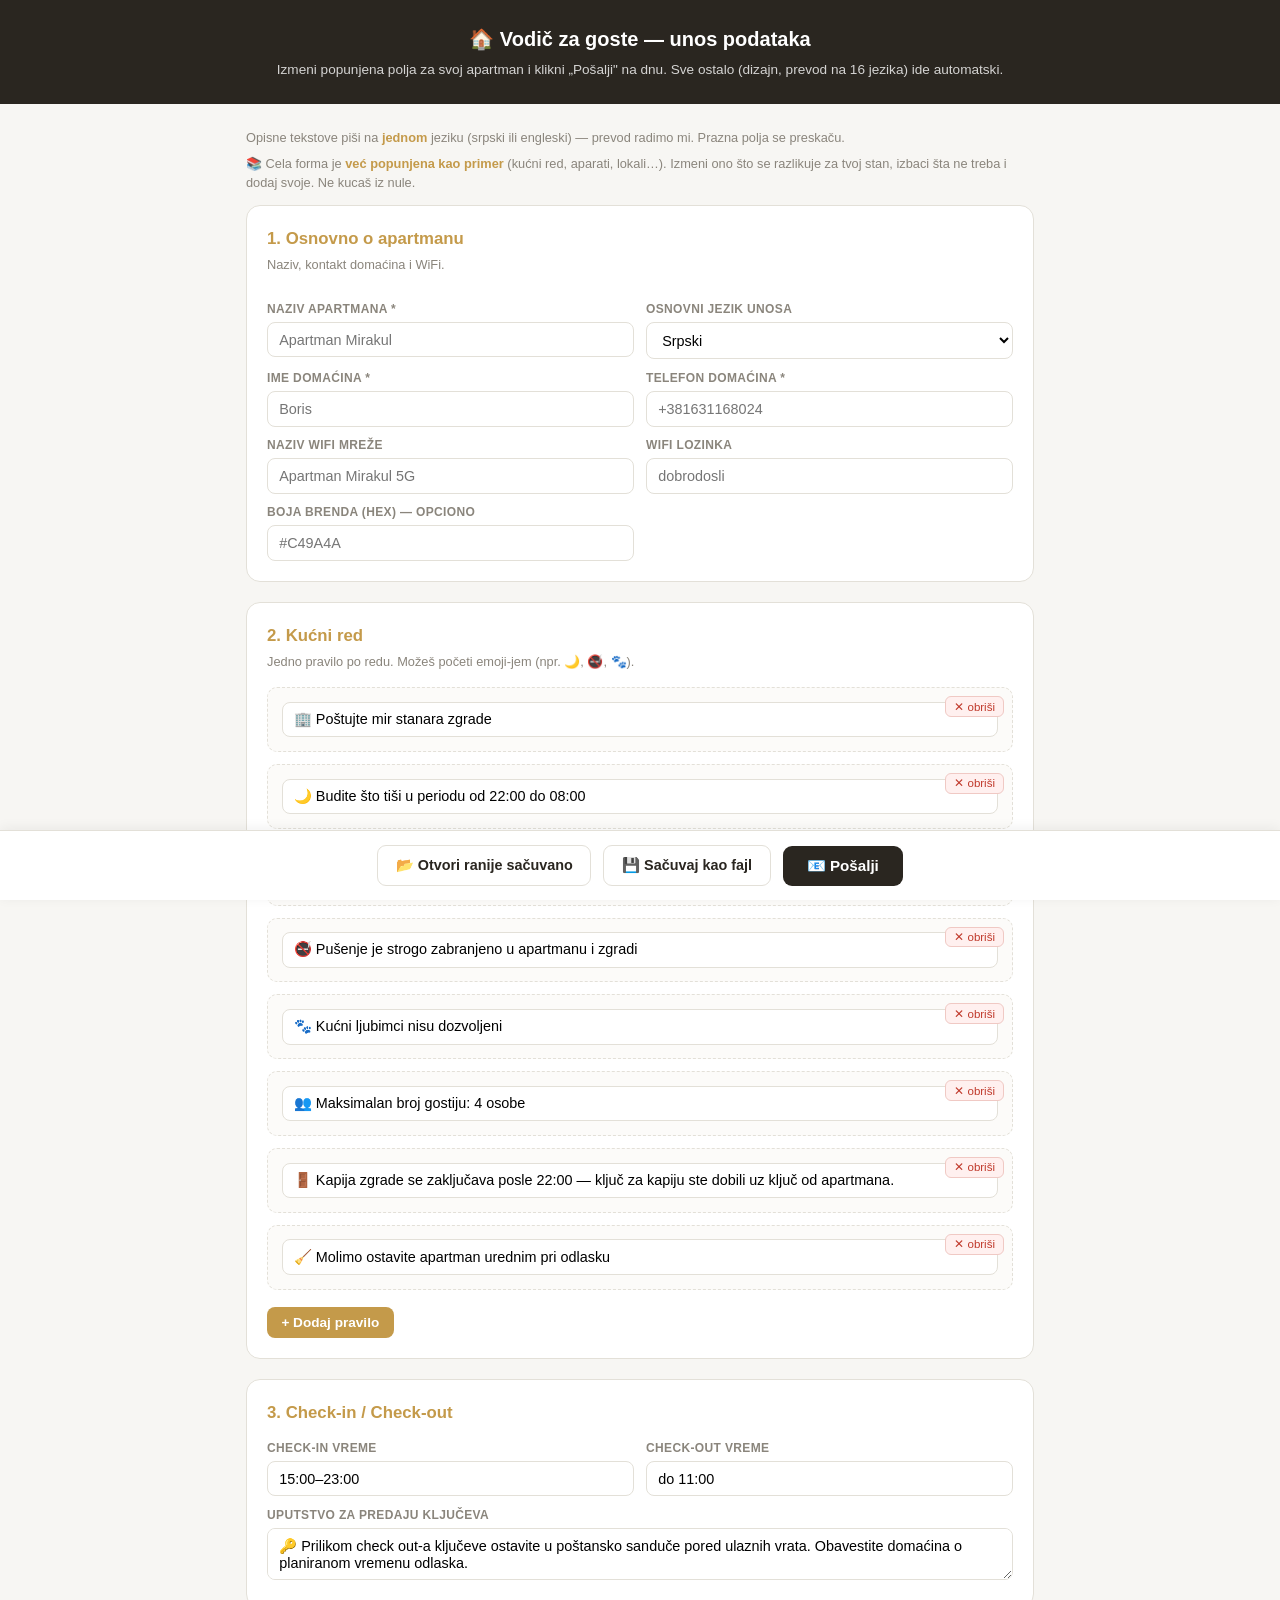
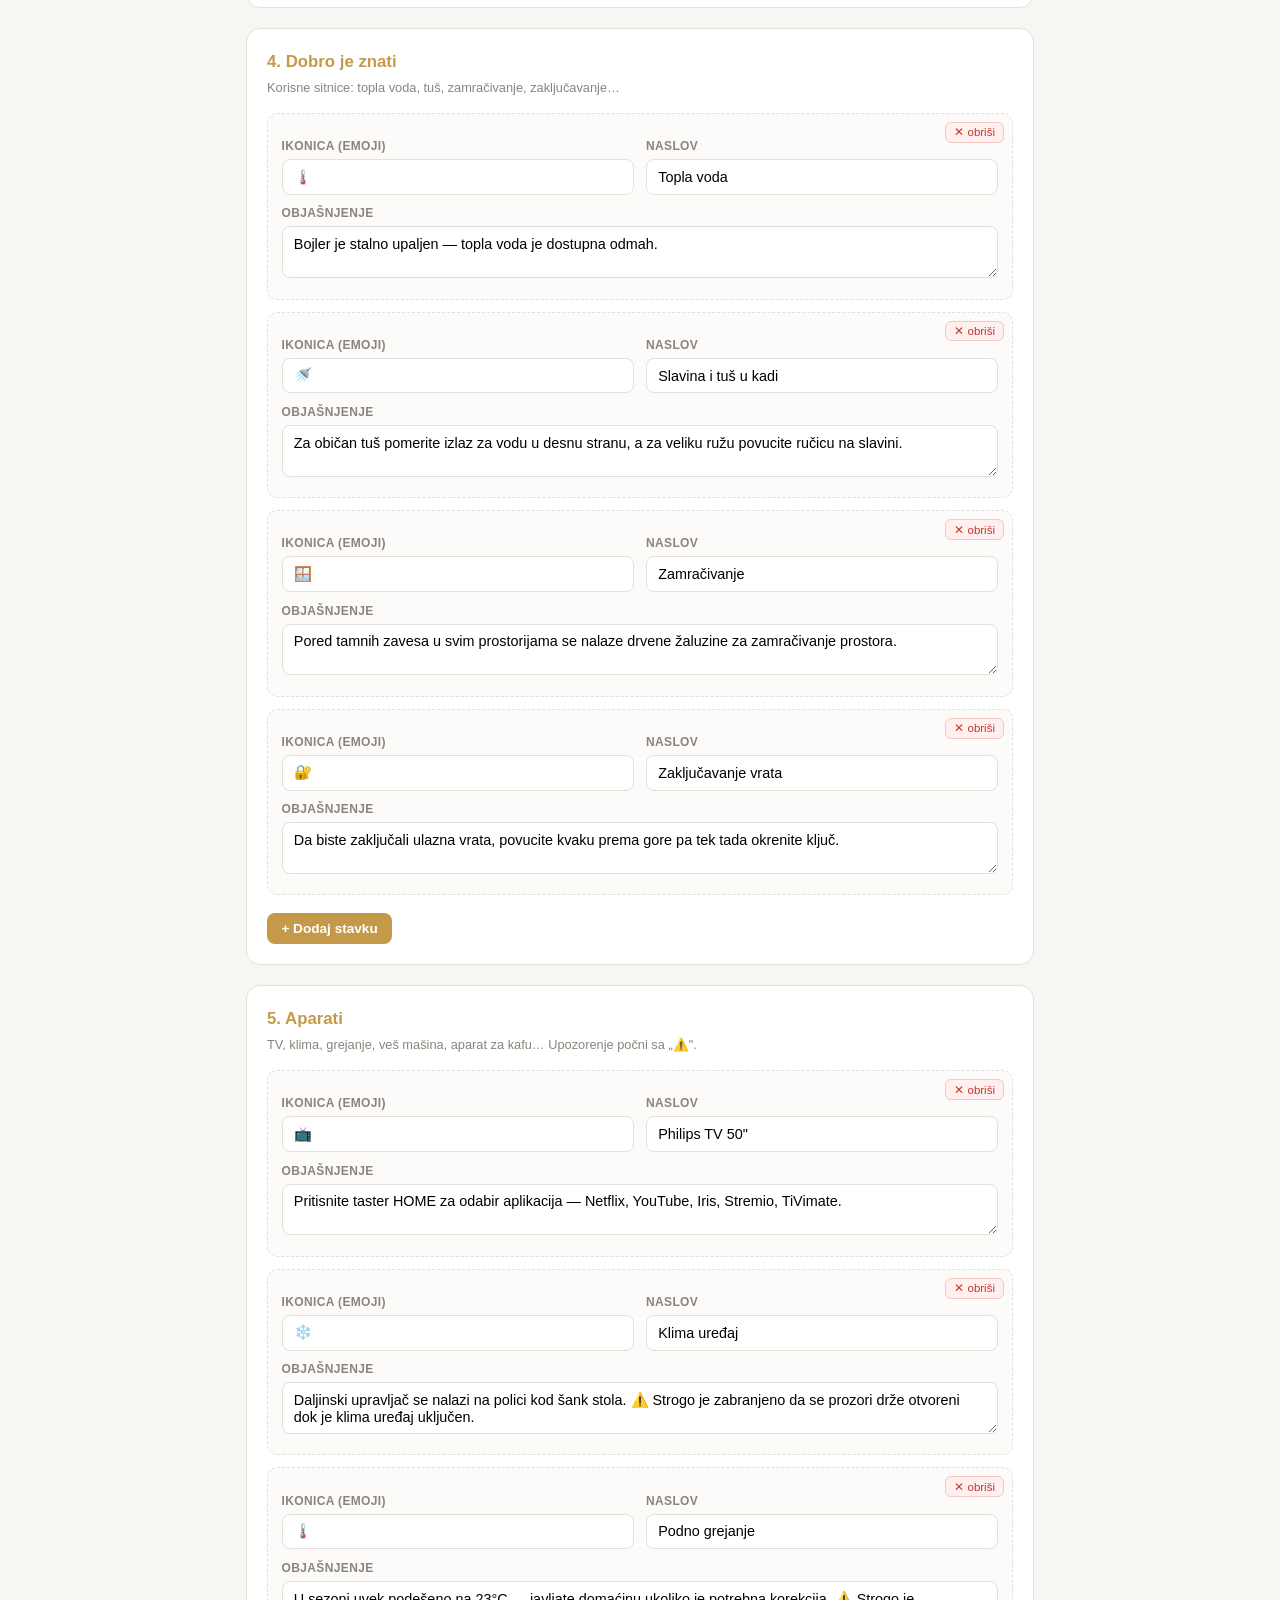
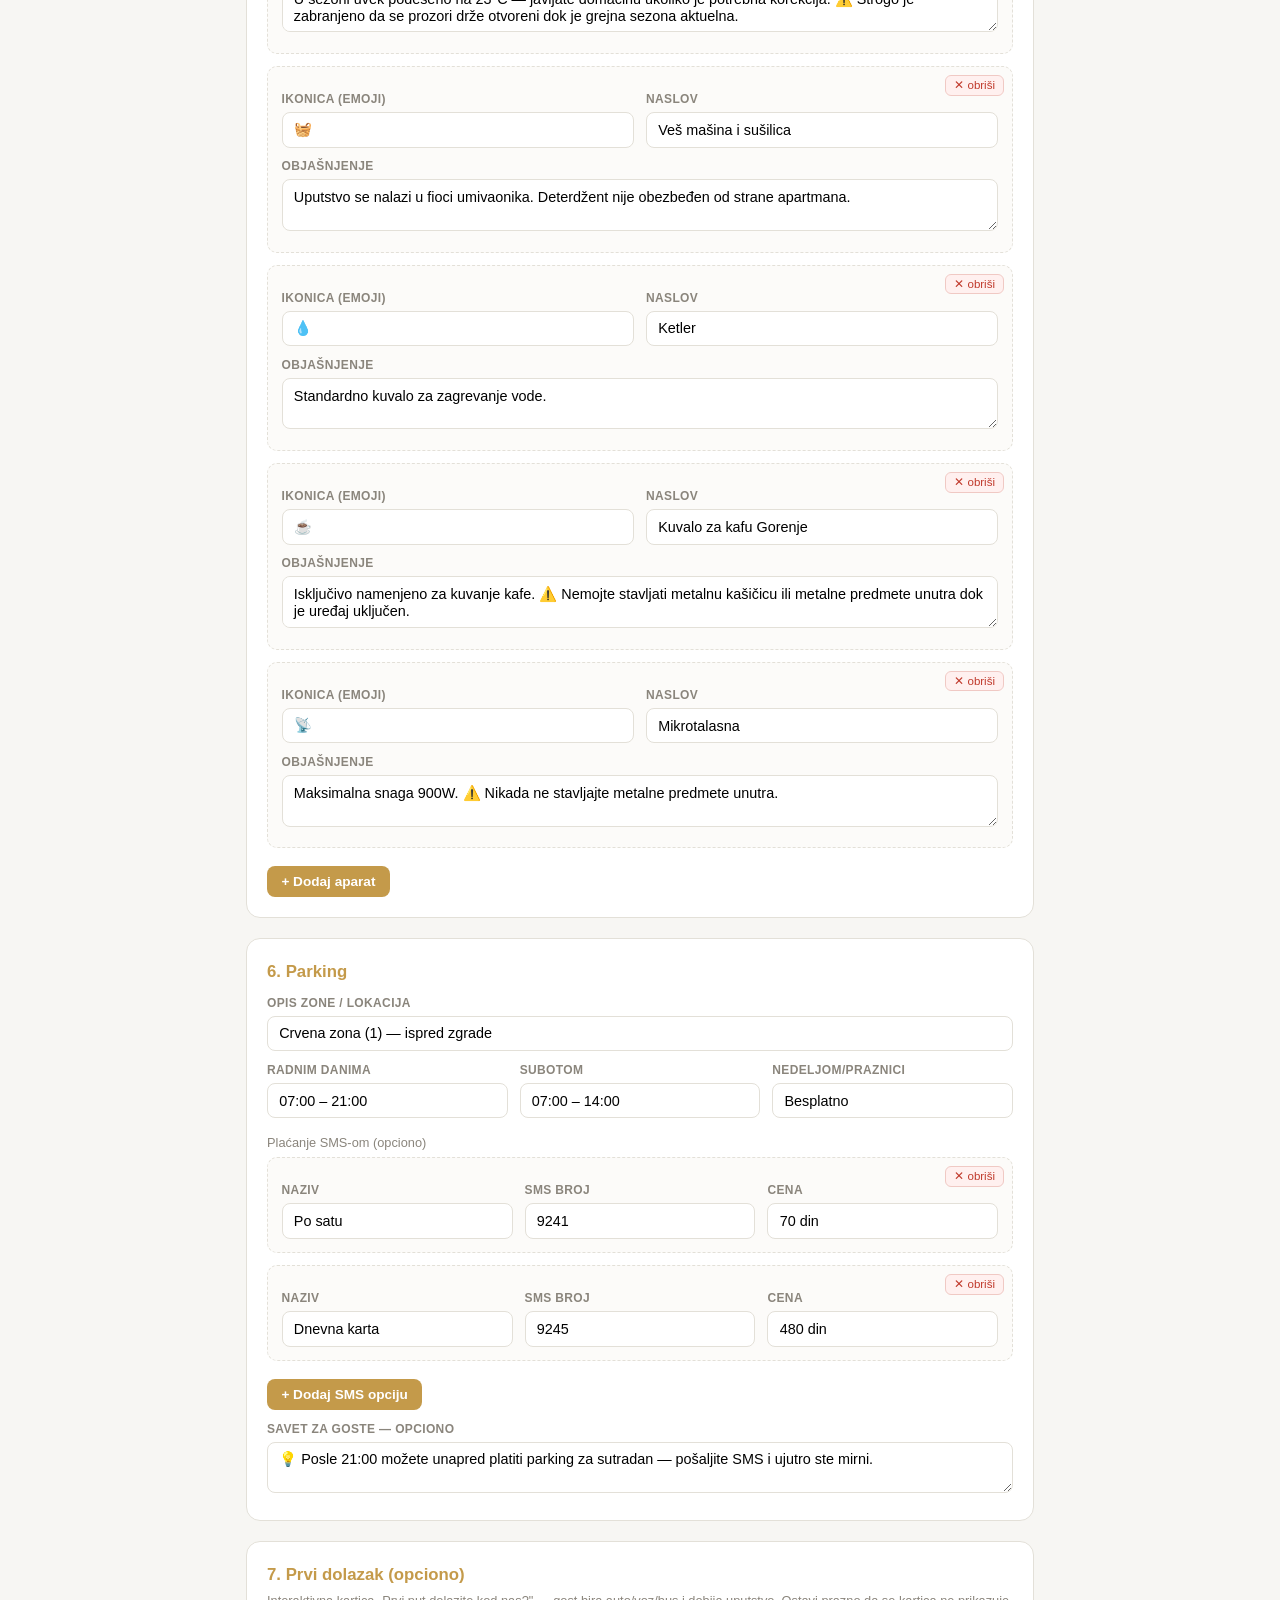
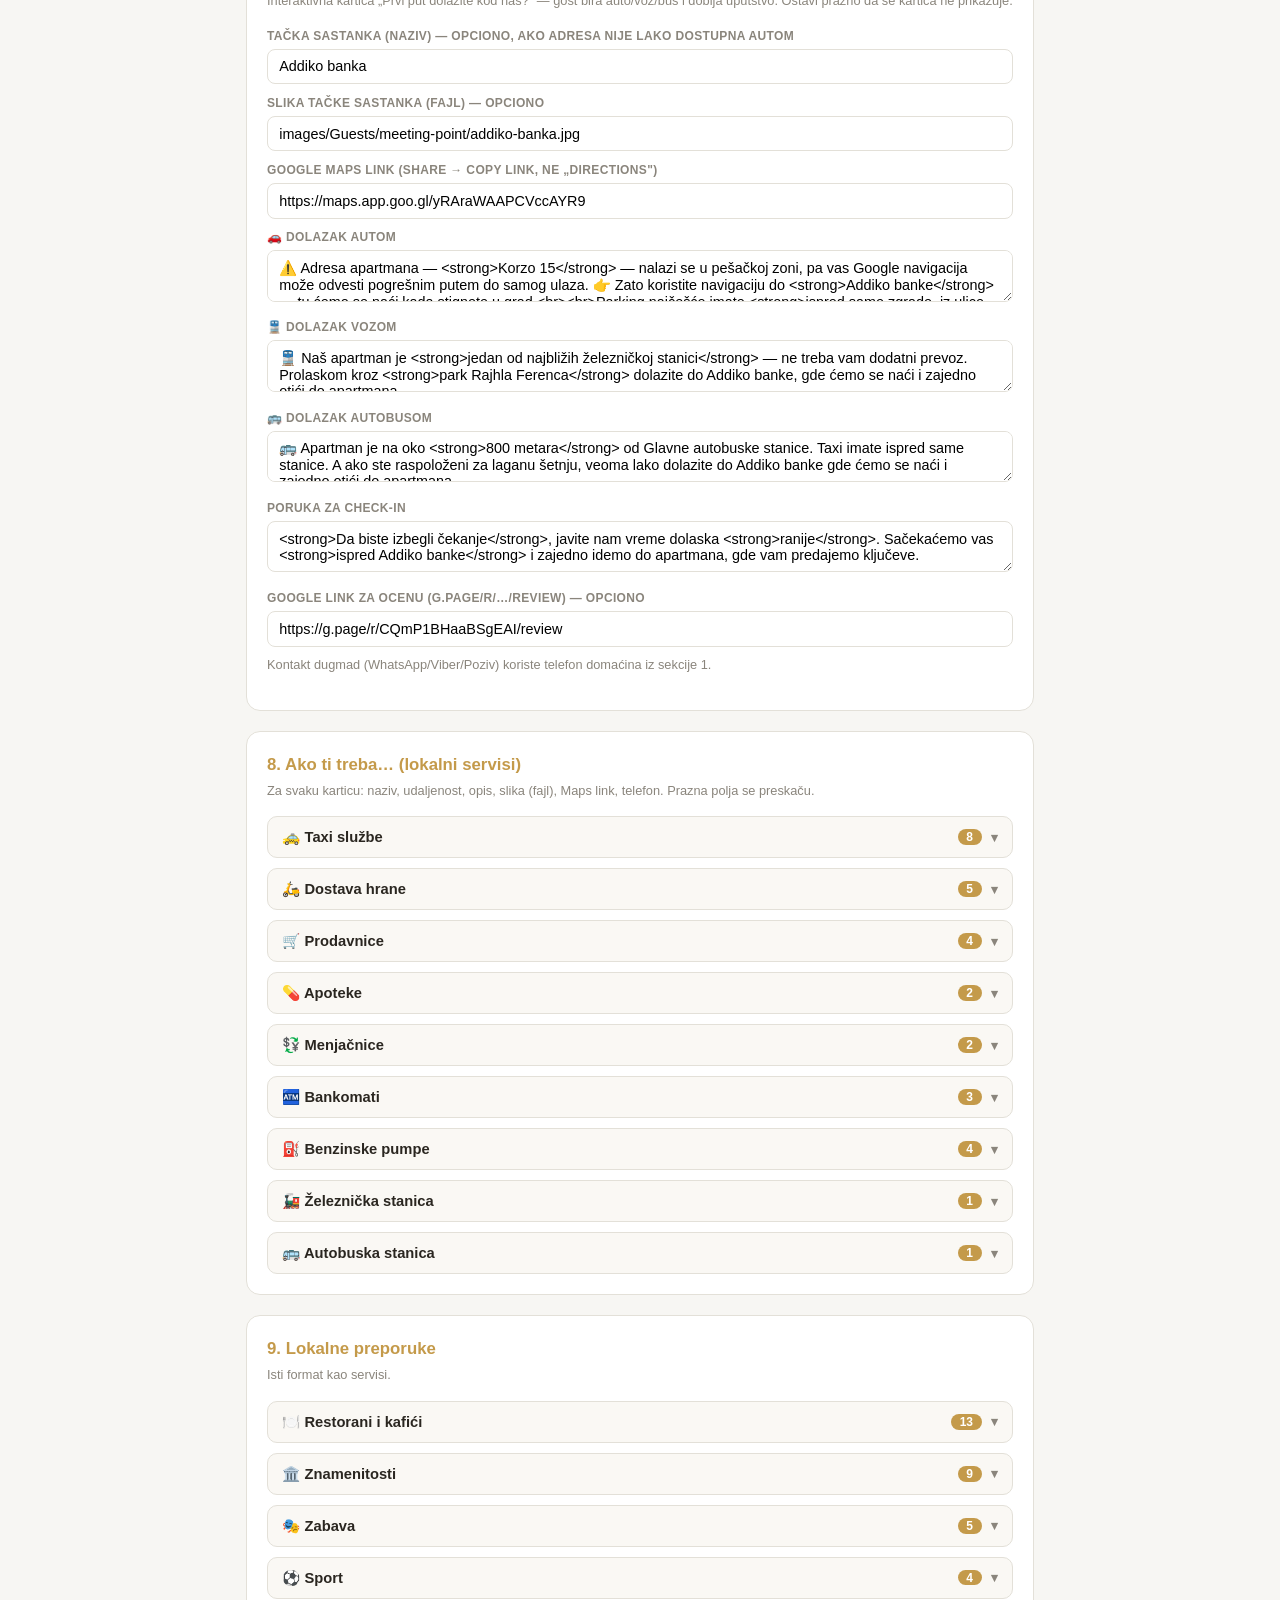
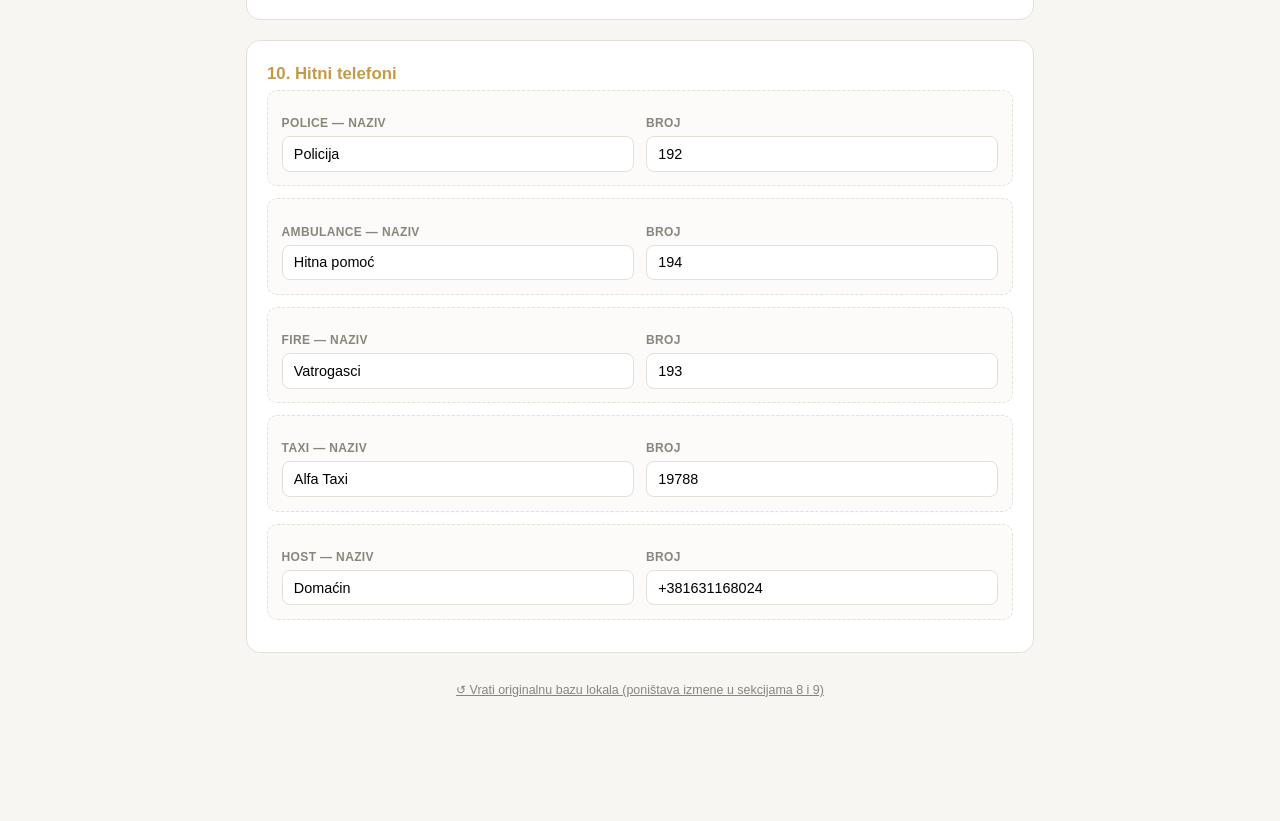
<file: guest-template/form.html>
<!DOCTYPE html>
<html lang="sr">
<head>
<meta charset="UTF-8">
<meta name="viewport" content="width=device-width, initial-scale=1.0">
<title>Vodič za goste — unos podataka</title>
<style>
  :root { --accent:#C49A4A; --bg:#f7f6f3; --card:#fff; --border:#e3e0d8; --muted:#8a857c; --ink:#2a2620; }
  * { box-sizing:border-box; }
  body { font-family:-apple-system,BlinkMacSystemFont,'Segoe UI',Roboto,sans-serif; background:var(--bg); color:var(--ink); margin:0; padding:0 0 6rem; line-height:1.5; }
  header { background:var(--ink); color:#fff; padding:1.5rem 1rem; text-align:center; position:sticky; top:0; z-index:10; }
  header h1 { margin:0; font-size:1.25rem; }
  header p { margin:0.35rem 0 0; font-size:0.85rem; opacity:0.8; }
  .wrap { max-width:820px; margin:1.5rem auto; padding:0 1rem; }
  section.block { background:var(--card); border:1px solid var(--border); border-radius:14px; padding:1.25rem; margin-bottom:1.25rem; }
  section.block > h2 { margin:0 0 0.25rem; font-size:1.05rem; color:var(--accent); }
  section.block > .hint { margin:0 0 1rem; font-size:0.8rem; color:var(--muted); }
  label { display:block; font-size:0.75rem; font-weight:600; text-transform:uppercase; letter-spacing:0.03em; color:var(--muted); margin:0.6rem 0 0.25rem; }
  input, textarea, select { width:100%; padding:0.55rem 0.7rem; border:1.5px solid var(--border); border-radius:8px; font-size:0.9rem; font-family:inherit; background:#fff; }
  input:focus, textarea:focus, select:focus { outline:none; border-color:var(--accent); }
  textarea { min-height:3rem; resize:vertical; }
  .grid2 { display:grid; grid-template-columns:1fr 1fr; gap:0 0.75rem; }
  .grid3 { display:grid; grid-template-columns:1fr 1fr 1fr; gap:0 0.75rem; }
  @media(max-width:560px){ .grid2,.grid3 { grid-template-columns:1fr; } }
  .row { border:1px dashed var(--border); border-radius:10px; padding:0.85rem; margin-bottom:0.75rem; position:relative; background:#fcfbf9; }
  .row .del { position:absolute; top:0.5rem; right:0.5rem; background:#fff0ef; color:#c0392b; border:1px solid #f0c9c4; border-radius:6px; padding:0.15rem 0.5rem; font-size:0.72rem; cursor:pointer; }
  .add-btn { background:var(--accent); color:#fff; border:none; border-radius:8px; padding:0.5rem 0.9rem; font-size:0.85rem; font-weight:600; cursor:pointer; margin-top:0.35rem; }
  .add-btn:hover { filter:brightness(1.05); }
  .card-head { display:flex; gap:0.6rem; align-items:flex-end; flex-wrap:wrap; }
  .card-head .ch-name { flex:1 1 220px; }
  .card-head .ch-dist { flex:0 1 150px; }
  .card-head label { margin-top:0; }
  .card .del { position:static; top:auto; right:auto; align-self:center; white-space:nowrap; }
  .expand-btn { background:#fff; border:1.5px solid var(--border); color:var(--muted); border-radius:8px; padding:0.5rem 0.75rem; font-size:0.78rem; font-weight:600; cursor:pointer; white-space:nowrap; }
  .expand-btn:hover { border-color:var(--accent); color:var(--accent); }
  .card-body { margin-top:0.7rem; }
  .cat-head { width:100%; display:flex; justify-content:space-between; align-items:center; gap:0.5rem; background:#faf8f4; border:1px solid var(--border); border-radius:10px; padding:0.7rem 0.9rem; margin-top:0.6rem; cursor:pointer; font-size:0.92rem; font-weight:700; color:var(--ink); text-align:left; }
  .cat-head:hover { border-color:var(--accent); }
  .cat-meta { display:flex; align-items:center; gap:0.55rem; }
  .cat-count { background:var(--accent); color:#fff; border-radius:20px; padding:0.05rem 0.55rem; font-size:0.75rem; font-weight:700; min-width:1.4rem; text-align:center; }
  .cat-arrow { color:var(--muted); font-size:0.8rem; }
  .cat-body { padding:0.6rem 0 0.2rem; }
  .sub { margin-top:0.5rem; }
  .sub > .subtitle { font-size:0.9rem; font-weight:700; margin:1rem 0 0.4rem; padding-top:0.6rem; border-top:1px solid var(--border); }
  .adv-note { font-size:0.72rem; color:var(--muted); margin-top:0.4rem; }
  footer.bar { position:fixed; bottom:0; left:0; right:0; background:#fff; border-top:1px solid var(--border); padding:0.85rem 1rem; display:flex; gap:0.75rem; justify-content:center; align-items:center; flex-wrap:wrap; box-shadow:0 -2px 12px rgba(0,0,0,0.06); }
  .btn-main { background:var(--ink); color:#fff; border:none; border-radius:9px; padding:0.7rem 1.5rem; font-size:0.95rem; font-weight:700; cursor:pointer; }
  .btn-main:hover { background:#000; }
  .btn-ghost { background:#fff; color:var(--ink); border:1.5px solid var(--border); border-radius:9px; padding:0.7rem 1.1rem; font-size:0.9rem; font-weight:600; cursor:pointer; }
  .legend { font-size:0.8rem; color:var(--muted); }
  .legend b { color:var(--accent); }
</style>
</head>
<body>
<header>
  <h1>🏠 Vodič za goste — unos podataka</h1>
  <p>Izmeni popunjena polja za svoj apartman i klikni „Pošalji" na dnu. Sve ostalo (dizajn, prevod na 16 jezika) ide automatski.</p>
</header>

<div class="wrap">
  <p class="legend">Opisne tekstove piši na <b>jednom</b> jeziku (srpski ili engleski) — prevod radimo mi. Prazna polja se preskaču.</p>

  <p class="legend" style="margin-top:-0.4rem;">📚 Cela forma je <b>već popunjena kao primer</b> (kućni red, aparati, lokali…). Izmeni ono što se razlikuje za tvoj stan, izbaci šta ne treba i dodaj svoje. Ne kucaš iz nule.</p>

  <!-- 1. Osnovno -->
  <section class="block">
    <h2>1. Osnovno o apartmanu</h2>
    <p class="hint">Naziv, kontakt domaćina i WiFi.</p>
    <div class="grid2">
      <div><label>Naziv apartmana *</label><input id="apartmentName" placeholder="Apartman Mirakul"></div>
      <div><label>Osnovni jezik unosa</label><select id="baseLang"><option value="sr">Srpski</option><option value="en">Engleski</option></select></div>
      <div><label>Ime domaćina *</label><input id="hostName" placeholder="Boris"></div>
      <div><label>Telefon domaćina *</label><input id="hostPhone" placeholder="+381631168024"></div>
      <div><label>Naziv WiFi mreže</label><input id="wifiName" placeholder="Apartman Mirakul 5G"></div>
      <div><label>WiFi lozinka</label><input id="wifiPassword" placeholder="dobrodosli"></div>
      <div><label>Boja brenda (hex) — opciono</label><input id="accentColor" placeholder="#C49A4A"></div>
    </div>
  </section>

  <!-- 2. Kućni red -->
  <section class="block">
    <h2>2. Kućni red</h2>
    <p class="hint">Jedno pravilo po redu. Možeš početi emoji-jem (npr. 🌙, 🚭, 🐾).</p>
    <div id="houseRules"></div>
    <button class="add-btn" onclick="addRule()">+ Dodaj pravilo</button>
  </section>

  <!-- 3. Check-in -->
  <section class="block">
    <h2>3. Check-in / Check-out</h2>
    <div class="grid2">
      <div><label>Check-in vreme</label><input id="checkIn" placeholder="15:00–23:00"></div>
      <div><label>Check-out vreme</label><input id="checkOut" placeholder="do 11:00"></div>
    </div>
    <label>Uputstvo za predaju ključeva</label>
    <textarea id="checkinTip" placeholder="Prilikom check out-a ključeve ostavite u poštansko sanduče..."></textarea>
  </section>

  <!-- 4. Dobro je znati -->
  <section class="block">
    <h2>4. Dobro je znati</h2>
    <p class="hint">Korisne sitnice: topla voda, tuš, zamračivanje, zaključavanje…</p>
    <div id="goodToKnow"></div>
    <button class="add-btn" onclick="addItem('goodToKnow')">+ Dodaj stavku</button>
  </section>

  <!-- 5. Aparati -->
  <section class="block">
    <h2>5. Aparati</h2>
    <p class="hint">TV, klima, grejanje, veš mašina, aparat za kafu… Upozorenje počni sa „⚠️".</p>
    <div id="appliances"></div>
    <button class="add-btn" onclick="addItem('appliances')">+ Dodaj aparat</button>
  </section>

  <!-- 6. Parking -->
  <section class="block">
    <h2>6. Parking</h2>
    <label>Opis zone / lokacija</label><input id="parkingZone" placeholder="Crvena zona (1) — ispred zgrade">
    <div class="grid3">
      <div><label>Radnim danima</label><input id="parkingWeekdays" placeholder="07:00 – 21:00"></div>
      <div><label>Subotom</label><input id="parkingSaturday" placeholder="07:00 – 14:00"></div>
      <div><label>Nedeljom/praznici</label><input id="parkingSunday" placeholder="Besplatno"></div>
    </div>
    <div class="subtitle" style="border:none;padding:0;margin:0.9rem 0 0.3rem;font-size:0.8rem;color:var(--muted)">Plaćanje SMS-om (opciono)</div>
    <div id="parkingSms"></div>
    <button class="add-btn" onclick="addSms()">+ Dodaj SMS opciju</button>
    <label>Savet za goste — opciono</label>
    <textarea id="parkingTip" placeholder="Posle 21:00 možete unapred platiti parking…"></textarea>
  </section>

  <!-- 7. Prvi dolazak -->
  <section class="block">
    <h2>7. Prvi dolazak (opciono)</h2>
    <p class="hint">Interaktivna kartica „Prvi put dolazite kod nas?" — gost bira auto/voz/bus i dobija uputstvo. Ostavi prazno da se kartica ne prikazuje.</p>
    <label>Tačka sastanka (naziv) — opciono, ako adresa nije lako dostupna autom</label><input id="arrMpName" placeholder="Addiko banka">
    <label>Slika tačke sastanka (fajl) — opciono</label><input id="arrMpImage" placeholder="images/Guests/meeting-point/naziv.jpg">
    <label>Google Maps link (Share → Copy link, NE „Directions")</label><input id="arrNavLink" placeholder="https://maps.app.goo.gl/…">
    <label>🚗 Dolazak autom</label>
    <textarea id="arrByCar" placeholder="Napomena o pristupu, parkingu…"></textarea>
    <label>🚆 Dolazak vozom</label>
    <textarea id="arrByTrain" placeholder="Udaljenost od stanice, kako do nas…"></textarea>
    <label>🚌 Dolazak autobusom</label>
    <textarea id="arrByBus" placeholder="Udaljenost od stanice, taxi, peška…"></textarea>
    <label>Poruka za check-in</label>
    <textarea id="arrCheckin" placeholder="Javite nam vreme dolaska ranije…"></textarea>
    <label>Google link za ocenu (g.page/r/…/review) — opciono</label><input id="arrReviewLink" placeholder="https://g.page/r/…/review">
    <p class="hint" style="margin-top:0.5rem">Kontakt dugmad (WhatsApp/Viber/Poziv) koriste telefon domaćina iz sekcije 1.</p>
  </section>

  <!-- 8. Servisi -->
  <section class="block">
    <h2>8. Ako ti treba… (lokalni servisi)</h2>
    <p class="hint">Za svaku karticu: naziv, udaljenost, opis, slika (fajl), Maps link, telefon. Prazna polja se preskaču.</p>
    <div id="services"></div>
  </section>

  <!-- 9. Preporuke -->
  <section class="block">
    <h2>9. Lokalne preporuke</h2>
    <p class="hint">Isti format kao servisi.</p>
    <div id="recommendations"></div>
  </section>

  <!-- 10. Hitni brojevi -->
  <section class="block">
    <h2>10. Hitni telefoni</h2>
    <div id="emergency"></div>
  </section>

  <p style="text-align:center;margin:1.5rem 0 0;">
    <a href="#" onclick="loadLibrary(false);return false;" style="font-size:0.78rem;color:var(--muted);text-decoration:underline;">↺ Vrati originalnu bazu lokala (poništava izmene u sekcijama 8 i 9)</a>
  </p>
</div>

<footer class="bar">
  <input type="file" id="loadFile" accept=".json" style="display:none" onchange="loadData(event)">
  <button class="btn-ghost" onclick="document.getElementById('loadFile').click()">📂 Otvori ranije sačuvano</button>
  <button class="btn-ghost" onclick="download()">💾 Sačuvaj kao fajl</button>
  <button class="btn-main" onclick="submitForm()">📧 Pošalji</button>
</footer>

<script>
// ================================================================
// ONLINE SLANJE (email). Nalepi ovde ključ sa web3forms.com — dobija se
// besplatno unosom email adrese na koju treba da stižu prijave.
// Ako ostane prazno, dugme "Pošalji" samo preuzme fajl (lokalni režim).
const WEB3FORMS_KEY = '52c5f124-1141-437d-8989-1ca77ab23d08';
// ================================================================

// ---- konfiguracija kategorija ----
const SERVICE_CATS = [
  ['taxi','🚕 Taxi službe'], ['delivery','🛵 Dostava hrane'], ['grocery','🛒 Prodavnice'],
  ['pharmacy','💊 Apoteke'], ['exchange','💱 Menjačnice'], ['atm','🏧 Bankomati'],
  ['gas','⛽ Benzinske pumpe'], ['railway','🚂 Železnička stanica'], ['bus','🚌 Autobuska stanica']
];
const RECO_CATS = [
  ['restaurants','🍽️ Restorani i kafići'], ['attractions','🏛️ Znamenitosti'],
  ['entertainment','🎭 Zabava'], ['sport','⚽ Sport']
];
const EMERGENCY_ROWS = [
  ['police','Policija','192'], ['ambulance','Hitna pomoć','194'], ['fire','Vatrogasci','193'],
  ['taxi','Alfa Taxi','19788'], ['host','Domaćin','+381631168024']
];

const CITY_LIBRARY = {"services":{"taxi":[{"name":"Alfa Taxi","dist":"⭐ 4.1","desc":"Pouzdana taxi služba — dostupna 24/7. Đure Đakovića.","emoji":"🚕","phone":"0642015800"},{"name":"Pink Taxi","dist":"⭐ 5.0","desc":"Taxi služba — Branislava Nušića bb.","emoji":"🚕","phone":"0644685329"},{"name":"Meče Taxi","dist":"⭐ 4.5","desc":"Taxi služba — Lajoša Joaneša.","emoji":"🚕","phone":"0656806700"},{"name":"Taxi 9","dist":"⭐ 4.3","desc":"Taxi služba — Vatroslava Lisinskog.","emoji":"🚕","phone":"0659999560"},{"name":"Prozivka Taxi","dist":"⭐ 4.2","desc":"Taxi služba — Nade Dimić.","emoji":"🚕","phone":"0659765000"},{"name":"Ekonomik Taxi","dist":"⭐ 4.2","desc":"Taxi služba — Matije Gupca 2.","emoji":"🚕","phone":"0637440004"},{"name":"Yu Taxi","dist":"⭐ 3.8","desc":"Taxi služba — radi 24h, Štrosmajerova.","emoji":"🚕","phone":"0655559761"},{"name":"Omega Taxi","dist":"⭐ 3.1","desc":"Taxi služba Subotica.","emoji":"🚕","phone":"024559911"}],"delivery":[{"name":"Boss Caffe","dist":"50 m","desc":"Dostava hrane i pića — kontaktirajte direktno za narudžbu.","img":"images/Guests/Restorani/boss.webp","phone":"024551111"},{"name":"Renaissance","dist":"150 m","desc":"Dostava italijanske i domaće kuhinje.","img":"images/Guests/Restorani/Renaissance.webp","phone":"024555001"},{"name":"Street Pica","dist":"","desc":"Dostava pice — brzo i ukusno.","img":"images/Guests/Dostava/Street pica.webp","phone":"0640907040"},{"name":"Walter","dist":"","desc":"Dostava hrane — raznovrsna ponuda jela.","img":"images/Guests/Dostava/Walter.webp","phone":"0631011000"},{"name":"Fabrika Burger Bar","dist":"30 m","desc":"Dostava vrhunskih burgera — premium meso, brioche pecivo i domaći umaci.","img":"images/Guests/Dostava/fabrika.webp","phone":"0649593674"}],"grocery":[{"name":"Idea","dist":"","desc":"Supermarket — bogata ponuda prehrambenih i neprehrambenih proizvoda.","img":"images/Guests/Prodavnica/Idea.png","maps":"https://maps.google.com/?q=Idea+Korzo+13+Subotica"},{"name":"Lidl","dist":"","desc":"Supermarket — kvalitetni proizvodi po pristupačnim cenama.","img":"images/Guests/Prodavnica/lidl.avif","maps":"https://maps.google.com/?q=Lidl+Pala+Papa+1+Subotica"},{"name":"Maxi","dist":"","desc":"Supermarket — svakodnevna nabavka namirnica.","img":"images/Guests/Prodavnica/Maxi.jpg","maps":"https://maps.google.com/?q=Maxi+Trg+Cara+Jovana+Nenada+2+Subotica"},{"name":"DM","dist":"","desc":"Drogerija — kozmetika, higijena i proizvodi za negu.","img":"images/Guests/Prodavnica/DM.webp","maps":"https://maps.google.com/?q=DM+Korzo+10C+Subotica"}],"pharmacy":[{"name":"Benu Apoteka","dist":"","desc":"Apoteka — lekovi, suplementi, kozmetika. Korzo 15.","img":"images/Guests/Apoteka/benu.webp","maps":"https://maps.google.com/?q=Benu+apoteka+Korzo+15+Subotica","phone":"+38124533121"},{"name":"Apoteka Subotica No.1 — Centar","dist":"","desc":"Apoteka — lekovi i zdravstveni proizvodi.","img":"images/Guests/Apoteka/Apoteka subotica.webp","maps":"https://maps.app.goo.gl/CdQUTjdNhviAKTww8"}],"exchange":[{"name":"Box","dist":"","desc":"Menjanje valuta — evri, dolar i ostale valute.","img":"images/Guests/Menjacnica/Box.jpg","maps":"https://maps.google.com/?q=Box+menjacnica+Branislava+Nusica+Subotica"},{"name":"Euro","dist":"","desc":"Menjanje valuta — evri, dolar i ostale valute. Korzo 10b.","img":"images/Guests/Menjacnica/Euro menjačnica.webp","maps":"https://maps.google.com/?q=Euro+menjacnica+Korzo+10b+Subotica"}],"atm":[{"name":"Addiko Bank","dist":"","desc":"Bankomat — podizanje gotovine bez naknade za Addiko kartice.","img":"images/Guests/Bankomat/Addiko.webp","maps":"https://maps.google.com/?q=Addiko+bank+Korzo+15+Subotica"},{"name":"OTP Banka","dist":"","desc":"Bankomat — dostupan 24/7.","img":"images/Guests/Bankomat/otpbanka.webp","maps":"https://maps.google.com/?q=OTP+banka+Korzo+12+Subotica"},{"name":"NLB Banka","dist":"","desc":"Bankomat — dostupan 24/7.","img":"images/Guests/Bankomat/nlb.webp","maps":"https://maps.google.com/?q=NLB+banka+Korzo+10+Subotica"}],"gas":[{"name":"NIS Petrol","dist":"","desc":"Benzinska stanica — gorivo, prodavnica i kafe.","img":"images/Guests/Benzinska/NIS_Petrol_station.webp","maps":"https://maps.google.com/?q=NIS+Petrol+Puskinov+Trg+Subotica"},{"name":"MOL","dist":"","desc":"Benzinska stanica — gorivo i prateći sadržaji.","img":"images/Guests/Benzinska/MOL-BS.webp","maps":"https://maps.google.com/?q=MOL+Jovana+Mikica+Subotica"},{"name":"OMV","dist":"","desc":"Benzinska stanica — gorivo, shop i okrepa.","img":"images/Guests/Benzinska/OMV-logo.webp","maps":"https://maps.google.com/?q=OMV+Beogradski+put+88+Subotica"},{"name":"EURO Petrol","dist":"","desc":"Benzinska stanica — gorivo i prateći sadržaji. Segedinski put 76.","img":"images/Guests/Benzinska/Euro petrol.webp","maps":"https://maps.google.com/?q=EURO+Petrol+Segedinski+put+76+Subotica"}],"railway":[{"name":"Železnička stanica Subotica","dist":"100 m","desc":"Železnička stanica — veze za Beograd, Novi Sad i međunarodne linije.","img":"images/Guests/Stanice/Zeleznicka stanica.webp","maps":"https://maps.app.goo.gl/HLV5CKc4NRJgSp1QA","link":"https://w3.srbvoz.rs/redvoznje","linkLabel":"Red vožnje"}],"bus":[{"name":"Glavna Autobuska stanica Subotica","dist":"850 m","desc":"Autobuska stanica — linije za celu Srbiju i međunarodne destinacije.","img":"images/Guests/Stanice/Autobuska-stanica.jpg","maps":"https://maps.google.com/?q=Autobuska+stanica+Subotica","link":"https://sutrans.rs/Polasci-i-dolasci.html","linkLabel":"Red vožnje"}]},"recommendations":{"restaurants":[{"name":"Boss Caffe","dist":"50 m","desc":"Moderno zdanje Boss caffe restorana jedan od zaštitnih znakova Subotice, gde rado svraćaju gosti svih generacija.","img":"images/Guests/Restorani/boss.webp","maps":"https://maps.google.com/?q=Boss+Caffe+Subotica"},{"name":"Stara picerija","dist":"100 m","desc":"Najstarija picerija u Republici Srbiji osnovana 1977. godine. Ima prelepo dečije igralište — savršeno za porodice sa decom.","img":"images/Guests/Restorani/stara-picerija.webp","maps":"https://maps.google.com/?q=Stara+picerija+Subotica"},{"name":"Renaissance","dist":"150 m","desc":"Moderan restoran sa bogatom ponudom Italijanske i domaće kuhinje.","img":"images/Guests/Restorani/Renaissance.webp","maps":"https://maps.google.com/?q=Renesansa+restoran+Subotica"},{"name":"Fabrika Burger Bar","dist":"30 m","desc":"Burgeri su prava gastronomska kreacija u kojoj koriste vrhunske komade mesa, briocha, najfinije sireve i ručno mućene umake.","img":"images/Guests/Restorani/fabrika.webp","maps":"https://maps.google.com/?q=Fabrika+Subotica"},{"name":"Basch House 1887","dist":"800 m","desc":"Mesto gde se tradicija i inovacija susreću — vrhunska kuhinja, autentična pića i nezaboravna atmosfera. Posebno preporučujemo bogatu selekciju craft piva.","img":"images/Guests/Restorani/basch-house.webp","maps":"https://maps.google.com/?q=Basch+House+Cara+Lazara+Subotica"},{"name":"Bates","dist":"300 m","desc":"Kafana Bates jedan od retkih koja čuva uspomene na tamburaše i domaću lokalnu kuhinju.","img":"images/Guests/Restorani/bates.webp","maps":"https://maps.google.com/?q=Bates+Subotica"},{"name":"Kafe Priča","dist":"200 m","desc":"Zastanite, odvojite malo vremena za sebe i svoje prijatelje i uživajte u momentima razgovora u ovom prelepom lokalu.","img":"images/Guests/Restorani/kafe-prica.webp","maps":"https://maps.google.com/?q=Kafe+Prica+Subotica"},{"name":"Mali trg","dist":"400 m","desc":"Simpatičan restoran fine dining koncepta smešten u srcu subotičkog centra — savršeno mesto za posebne trenutke uz odličnu hranu i toplu atmosferu.","img":"images/Guests/Restorani/mali-trg.webp","maps":"https://maps.google.com/?q=Mali+trg+Subotica"},{"name":"Vinarija Zvonko Bogdan","dist":"10 km","desc":"Vinarija na obali Palića u stilu secesije — degustacija vina uz stručnog vodiča i pogled na uređene vinograde. Preporučuje se rezervacija.","img":"images/Guests/Restorani/vinarija-zvonko-bogdan.webp","maps":"https://maps.google.com/?q=Vinarija+Zvonko+Bogdan+Subotica"},{"name":"Salaš Zvonko Bogdan","dist":"15 km","desc":"Autentični vojvođanski salaš na obali jezera Ludaš — domaća supa, jela ispod peke i štrudle uz mir i spokoj daleko od gradske buke.","img":"images/Guests/Restorani/salas-zvonko-bogdan.webp","maps":"https://maps.google.com/?q=Salas+Zvonko+Bogdan+Subotica"},{"name":"Plaža Bar","dist":"8 km","desc":"Opušten bar na Paliću — savršeno mesto za piće i odmor uz jezero.","img":"images/Guests/Restorani/Plaža bar.webp","maps":"https://maps.app.goo.gl/VtGVUF8ceWY4r6xBA"},{"name":"Vinarija Petra","dist":"8 km","desc":"Vinarija na Paliću — degustacija vina u prijatnom ambijentu. 💡 Od Peščane plaže do vinarije vodi lepa pešačka staza, idealna za šetnju.","img":"images/Guests/Restorani/Vinarija Petra.webp","maps":"https://maps.app.goo.gl/tnoKDWVaCCbiKByQ8"},{"name":"Terasa Muški Štrand","dist":"8 km","desc":"Terasa na Paliću kod Muškog štranda — hrana i piće uz pogled na jezero.","img":"images/Guests/Restorani/Terasa.webp","maps":"https://maps.app.goo.gl/XmGSrZ8D3xkEmt5M9"}],"attractions":[{"name":"Gradska kuća","dist":"300 m","desc":"Simbol Subotice — impozantna secesijska zgrada iz 1910. i remek-delo subotičke secesije.","img":"images/Guests/Znamenitosti/gradska-kuca.webp","maps":"https://maps.google.com/?q=Subotica+City+Hall"},{"name":"Rajhlova palata","dist":"30 m","desc":"Odmah pored apartmana — jedan od najlepših bisera subotičke secesijske arhitekture.","img":"images/Guests/Znamenitosti/rajhlova-palata.webp","maps":"https://maps.google.com/?q=Rajhlova+palata+Subotica"},{"name":"Gradski muzej","dist":"600 m","desc":"Osnovan 1892. u raskošnoj secesijskoj palati braće Vago — čuva arheološke, istorijske i etnološke zbirke grada.","img":"images/Guests/Znamenitosti/gradski-muzej.webp","maps":"https://maps.google.com/?q=Gradski+muzej+Subotica"},{"name":"Muzej porcelana","dist":"150 m","desc":"Jedinstveni muzej u Srbiji sa više od 2000 eksponata starih do 200 godina — od bečkog i ruskog do jugoslovenskog porcelana.","img":"images/Guests/Znamenitosti/muzej-porcelana.webp","maps":"https://maps.google.com/?q=Muzej+porcelana+Subotica"},{"name":"Sinagoga","dist":"500 m","desc":"Jedna od najlepših sinagoga u Evropi, izgrađena 1902. u secesijskom stilu — pravo arhitektonsko čudo.","img":"images/Guests/Znamenitosti/sinagoga.webp","maps":"https://maps.google.com/?q=Subotica+Synagogue"},{"name":"Ulica Starih zanata","dist":"100 m","desc":"Otvorena 2025. — šarmantni prolaz koji oživljava duh nekadašnje Subotice sa izlozima krojača, časovničara i skulpturom Zvonka Bogdana.","img":"images/Guests/Znamenitosti/ulica-starih-zanata.webp","maps":"https://maps.google.com/?q=Ulica+Starih+zanata+Subotica"},{"name":"Spomenik Caru Jovanu Nenadu","dist":"400 m","desc":"Monumentalni bronzani triptih iz 1927. posvećen samoproglašenom caru koji je kratko vladao Suboticom 1527. godine.","img":"images/Guests/Znamenitosti/car-jovan-nenad.webp","maps":"https://maps.google.com/?q=Spomenik+Caru+Jovanu+Nenadu+Subotica"},{"name":"Spomenik Kralju Petru I","dist":"30 m","desc":"Skulptura visoka 4.2 metra vajara Zorana Ivanovića, otkrivena 2021. u čast kralja Oslobodioca Petra I Karađorđevića.","img":"images/Guests/Znamenitosti/spomenik-kralj-petru.webp","maps":"https://maps.google.com/?q=Spomenik+Kralju+Petru+I+Subotica"},{"name":"Palić jezero","dist":"8 km","desc":"Najveće prirodno jezero u Srbiji — plaže, park, sportski sadržaji i lekoviti mulj. Idealno za porodični izlet.","img":"images/Guests/Znamenitosti/palic.webp","maps":"https://maps.google.com/?q=Palic+Lake+Subotica"}],"entertainment":[{"name":"Narodno pozorište","dist":"300 m","desc":"Obnovljeno 2013., sa tradicijom od 1854. — jedino pozorište u Srbiji sa srpskim i mađarskim ansamblom pod istim krovom. Kulturni simbol Subotice.","img":"images/Guests/Zabava/Subotica Narodno pozoriste.webp","maps":"https://maps.google.com/?q=Narodno+pozoriste+Subotica"},{"name":"Dečije pozorište","dist":"400 m","desc":"Pozorište posvećeno najmlađima — predstave na srpskom i mađarskom jeziku.","img":"images/Guests/Zabava/Decije-pozoriste-4-1170x781.webp","maps":"https://maps.google.com/?q=Decije+pozoriste+Subotica"},{"name":"EuroCinema","dist":"200 m","desc":"Moderni bioskop u centru — najnoviji filmski naslovi na velikom platnu.","img":"images/Guests/Zabava/EuroCinema.webp","maps":"https://maps.google.com/?q=EuroCinema+Subotica"},{"name":"Bioskop Lifka","dist":"150 m","desc":"Legendarna kinodvorana otvorena 1913. — arhitektonski dragulj i kulturna ikona Subotice.","img":"images/Guests/Zabava/bioskop lifka.webp","maps":"https://maps.google.com/?q=Bioskop+Lifka+Subotica"},{"name":"Zoološki vrt Palić","dist":"8 km","desc":"Zoološki vrt na Paliću — dom brojnih životinjskih vrsta, idealan za porodičan izlet.","img":"images/Guests/Zabava/Zoo vrt Palić.webp","maps":"https://maps.google.com/?q=Zooloski+vrt+Palic"}],"sport":[{"name":"Bazen Prozivka","dist":"1.5 km","desc":"Sportsko-rekreativni centar sa velikim i malim bazenom — ocena 4.5 na Google-u. Radno vreme se menja po danima, preporučujemo proveru pre posete.","img":"images/Guests/Sport/Bazen Prozivka.webp","maps":"https://maps.google.com/?q=Bazen+Prozivka+Subotica"},{"name":"Bazen Dudova šuma","dist":"2 km","desc":"Otvoreni bazen u okviru rekreativnog parka Dudova šuma.","img":"images/Guests/Sport/Bazen Dudovasuma.webp","maps":"https://maps.google.com/?q=Bazen+Dudova+suma+Subotica"},{"name":"Aqua park Palić","dist":"8 km","desc":"Vodeni park na obali Palićkog jezera — tobogani, bazeni i zabava za celu porodicu.","img":"images/Guests/Sport/Aqua park Palić.webp","maps":"https://maps.google.com/?q=Aqua+park+Palic+Subotica"},{"name":"Hala sportova Dudova šuma","dist":"2 km","desc":"Višenamenska sportska hala — košarka, odbojka, tenis i ostali sportovi.","img":"images/Guests/Sport/Hala Sportova.webp","maps":"https://maps.google.com/?q=Hala+sportova+Dudova+suma+Subotica"}]}};
const APARTMENT_TEMPLATE = {"houseRules":["🏢 Poštujte mir stanara zgrade","🌙 Budite što tiši u periodu od 22:00 do 08:00","🥿 Zbog higijene vas molimo da se po apartmanu ne krećete u obući — preporučujemo nošenje papuča","🚭 Pušenje je strogo zabranjeno u apartmanu i zgradi","🐾 Kućni ljubimci nisu dozvoljeni","👥 Maksimalan broj gostiju: 4 osobe","🚪 Kapija zgrade se zaključava posle 22:00 — ključ za kapiju ste dobili uz ključ od apartmana.","🧹 Molimo ostavite apartman urednim pri odlasku"],"checkin":{"checkIn":"15:00–23:00","checkOut":"do 11:00","tip":"🔑 Prilikom check out-a ključeve ostavite u poštansko sanduče pored ulaznih vrata. Obavestite domaćina o planiranom vremenu odlaska."},"goodToKnow":[{"icon":"🌡️","title":"Topla voda","text":"Bojler je stalno upaljen — topla voda je dostupna odmah."},{"icon":"🚿","title":"Slavina i tuš u kadi","text":"Za običan tuš pomerite izlaz za vodu u desnu stranu, a za veliku ružu povucite ručicu na slavini."},{"icon":"🪟","title":"Zamračivanje","text":"Pored tamnih zavesa u svim prostorijama se nalaze drvene žaluzine za zamračivanje prostora."},{"icon":"🔐","title":"Zaključavanje vrata","text":"Da biste zaključali ulazna vrata, povucite kvaku prema gore pa tek tada okrenite ključ."}],"appliances":[{"icon":"📺","title":"Philips TV 50\"","text":"Pritisnite taster HOME za odabir aplikacija — Netflix, YouTube, Iris, Stremio, TiVimate."},{"icon":"❄️","title":"Klima uređaj","text":"Daljinski upravljač se nalazi na polici kod šank stola. ⚠️ Strogo je zabranjeno da se prozori drže otvoreni dok je klima uređaj uključen."},{"icon":"🌡️","title":"Podno grejanje","text":"U sezoni uvek podešeno na 23°C — javljate domaćinu ukoliko je potrebna korekcija. ⚠️ Strogo je zabranjeno da se prozori drže otvoreni dok je grejna sezona aktuelna."},{"icon":"🧺","title":"Veš mašina i sušilica","text":"Uputstvo se nalazi u fioci umivaonika. Deterdžent nije obezbeđen od strane apartmana."},{"icon":"💧","title":"Ketler","text":"Standardno kuvalo za zagrevanje vode."},{"icon":"☕","title":"Kuvalo za kafu Gorenje","text":"Isključivo namenjeno za kuvanje kafe. ⚠️ Nemojte stavljati metalnu kašičicu ili metalne predmete unutra dok je uređaj uključen."},{"icon":"📡","title":"Mikrotalasna","text":"Maksimalna snaga 900W. ⚠️ Nikada ne stavljajte metalne predmete unutra."}],"parking":{"zoneLabel":"Crvena zona (1) — ispred zgrade","weekdays":"07:00 – 21:00","saturday":"07:00 – 14:00","sundayHolidays":"Besplatno","sms":[{"label":"Po satu","code":"9241","price":"70 din"},{"label":"Dnevna karta","code":"9245","price":"480 din"}],"tip":"💡 Posle 21:00 možete unapred platiti parking za sutradan — pošaljite SMS i ujutro ste mirni."},"arrival":{"navLink":"https://maps.app.goo.gl/yRAraWAAPCVccAYR9","meetingPointName":"Addiko banka","meetingPointImage":"images/Guests/meeting-point/addiko-banka.jpg","byCar":"⚠️ Adresa apartmana — <strong>Korzo 15</strong> — nalazi se u pešačkoj zoni, pa vas Google navigacija može odvesti pogrešnim putem do samog ulaza. 👉 Zato koristite navigaciju do <strong>Addiko banke</strong> — tu ćemo se naći kada stignete u grad.<br><br>Parking najčešće imate <strong>ispred same zgrade, iz ulice Đure Đakovića</strong> (Crvena zona) — odatle je i ulaz u zgradu. <strong>Plaćanje SMS-om</strong>: pošaljite SMS na <strong>9241</strong> — 70 din/sat, ili <strong>9245</strong> — 480 din/dan (dnevna karta). Može i kupovinom kartice na kiosku.<br><br>🕐 Naplata: radnim danima 07–21h · subotom 07–14h · nedeljom i praznicima <strong>besplatno</strong>","byTrain":"🚆 Naš apartman je <strong>jedan od najbližih železničkoj stanici</strong> — ne treba vam dodatni prevoz. Prolaskom kroz <strong>park Rajhla Ferenca</strong> dolazite do Addiko banke, gde ćemo se naći i zajedno otići do apartmana.","byBus":"🚌 Apartman je na oko <strong>800 metara</strong> od Glavne autobuske stanice. Taxi imate ispred same stanice. A ako ste raspoloženi za laganu šetnju, veoma lako dolazite do Addiko banke gde ćemo se naći i zajedno otići do apartmana.","checkinNote":"<strong>Da biste izbegli čekanje</strong>, javite nam vreme dolaska <strong>ranije</strong>. Sačekaćemo vas <strong>ispred Addiko banke</strong> i zajedno idemo do apartmana, gde vam predajemo ključeve.","reviewLink":"https://g.page/r/CQmP1BHaaBSgEAI/review"}};
const $ = id => document.getElementById(id);
const val = el => (el && el.value.trim()) || '';

// ---- dinamički redovi ----
function delBtn(){ const b=document.createElement('button'); b.className='del'; b.textContent='✕ obriši'; b.onclick=e=>e.target.closest('.row').remove(); return b; }

function addRule(text=''){
  const r=document.createElement('div'); r.className='row';
  r.innerHTML=`<input class="rule-text" placeholder="🌙 Budite tiši u periodu 22:00–08:00">`;
  r.querySelector('input').value=text; r.appendChild(delBtn()); $('houseRules').appendChild(r);
}
function addItem(cat, d={}){
  const r=document.createElement('div'); r.className='row';
  r.innerHTML=`<div class="grid2"><div><label>Ikonica (emoji)</label><input class="f-icon" placeholder="🌡️"></div>
    <div><label>Naslov</label><input class="f-title" placeholder="Topla voda"></div></div>
    <label>Objašnjenje</label><textarea class="f-text" placeholder="Bojler je stalno upaljen…"></textarea>`;
  r.querySelector('.f-icon').value=d.icon||''; r.querySelector('.f-title').value=d.title||''; r.querySelector('.f-text').value=d.text||'';
  r.appendChild(delBtn()); $(cat).appendChild(r);
}
function addSms(d={}){
  const r=document.createElement('div'); r.className='row';
  r.innerHTML=`<div class="grid3"><div><label>Naziv</label><input class="s-label" placeholder="Po satu"></div>
    <div><label>SMS broj</label><input class="s-code" placeholder="9241"></div>
    <div><label>Cena</label><input class="s-price" placeholder="70 din"></div></div>`;
  r.querySelector('.s-label').value=d.label||''; r.querySelector('.s-code').value=d.code||''; r.querySelector('.s-price').value=d.price||'';
  r.appendChild(delBtn()); $('parkingSms').appendChild(r);
}
function addCard(container, d={}){
  const r=document.createElement('div'); r.className='row card';
  const isNew=!d.name; // nova prazna kartica -> otvorena; iz baze -> skupljena
  r.innerHTML=`<div class="card-head">
      <div class="ch-name"><label>Naziv *</label><input class="c-name"></div>
      <div class="ch-dist"><label>Udaljenost</label><input class="c-dist" placeholder="50 m / ⭐ 4.5"></div>
      <button type="button" class="expand-btn">detalji ▾</button>
      <button type="button" class="del">✕ obriši</button>
    </div>
    <div class="card-body">
      <label>Opis</label><textarea class="c-desc"></textarea>
      <div class="grid3"><div><label>Slika (fajl)</label><input class="c-img" placeholder="boss.webp"></div>
      <div><label>Google Maps link</label><input class="c-maps" placeholder="https://maps.google.com/?q=…"></div>
      <div><label>Telefon</label><input class="c-phone" placeholder="0642015800"></div></div>
      <div class="grid3"><div><label>Emoji (umesto slike)</label><input class="c-emoji" placeholder="🚕"></div>
      <div><label>Link (red vožnje)</label><input class="c-link"></div>
      <div><label>Naziv linka</label><input class="c-linkLabel" placeholder="Red vožnje"></div></div>
    </div>`;
  ['name','dist','desc','img','maps','phone','emoji','link','linkLabel'].forEach(k=>{ const el=r.querySelector('.c-'+k); if(el&&d[k]!=null) el.value=d[k]; });
  const body=r.querySelector('.card-body'), exp=r.querySelector('.expand-btn');
  const setOpen=o=>{ body.style.display=o?'block':'none'; exp.textContent=o?'sakrij ▴':'detalji ▾'; };
  setOpen(isNew);
  exp.onclick=()=>setOpen(body.style.display==='none');
  r.querySelector('.del').onclick=()=>{ const cont=r.parentElement; r.remove(); updateCatCount(cont); };
  container.appendChild(r);
}

// izgradnja sekcija sa kategorijama (skupljive)
function updateCatCount(cardsDiv){
  const sub=cardsDiv && cardsDiv.closest('.sub'); if(!sub) return;
  const cc=sub.querySelector('.cat-count'); if(cc) cc.textContent=cardsDiv.querySelectorAll('.row').length;
}
function refreshAllCounts(){ document.querySelectorAll('#services .cards, #recommendations .cards').forEach(updateCatCount); }
function buildCatSections(hostId, cats){
  const host=$(hostId);
  cats.forEach(([key,label])=>{
    const wrap=document.createElement('div'); wrap.className='sub';
    wrap.innerHTML=`<button type="button" class="cat-head"><span class="cat-label">${label}</span><span class="cat-meta"><span class="cat-count">0</span><span class="cat-arrow">▾</span></span></button>`
      + `<div class="cat-body"><div class="cards" data-cat="${key}"></div></div>`;
    const body=wrap.querySelector('.cat-body'), cardsDiv=wrap.querySelector('.cards');
    const addB=document.createElement('button'); addB.className='add-btn'; addB.textContent='+ Dodaj';
    addB.onclick=()=>{ addCard(cardsDiv, key==='taxi'?{emoji:'🚕'}:{}); updateCatCount(cardsDiv); };
    body.appendChild(addB);
    const arrow=wrap.querySelector('.cat-arrow');
    const setOpen=o=>{ body.style.display=o?'block':'none'; arrow.textContent=o?'▴':'▾'; };
    setOpen(false);
    wrap.querySelector('.cat-head').onclick=()=>setOpen(body.style.display==='none');
    host.appendChild(wrap);
  });
}
function buildEmergency(){
  EMERGENCY_ROWS.forEach(([key,label,num])=>{
    const r=document.createElement('div'); r.className='row'; r.dataset.key=key;
    r.innerHTML=`<div class="grid2"><div><label>${key} — naziv</label><input class="e-label" value="${label}"></div>
      <div><label>Broj</label><input class="e-number" value="${num}"></div></div>`;
    $('emergency').appendChild(r);
  });
}

// ---- prikupljanje podataka ----
function collectCards(cardsDiv){
  const out=[];
  cardsDiv.querySelectorAll('.row').forEach(r=>{
    const g=k=>val(r.querySelector('.c-'+k));
    const name=g('name'); if(!name) return;
    const c={name, dist:g('dist'), desc:g('desc')};
    ['img','maps','phone','emoji','link','linkLabel'].forEach(k=>{ const v=g(k); if(v) c[k]=v; });
    out.push(c);
  });
  return out;
}
function collectData(){
  const d={ meta:{}, houseRules:[], checkin:{}, goodToKnow:[], appliances:[], parking:{}, services:{}, recommendations:{}, emergency:{} };
  d.meta.apartmentName=val($('apartmentName'));
  d.meta.baseLang=$('baseLang').value;
  d.meta.wifiName=val($('wifiName'));
  d.meta.wifiPassword=val($('wifiPassword'));
  d.meta.host={ name:val($('hostName')), phone:val($('hostPhone')) };
  const ac=val($('accentColor')); d.meta.brand={ accentColor:ac||'#C49A4A', favicon:'favicon.svg', appleTouchIcon:'apple-touch-icon.png' };

  $('houseRules').querySelectorAll('.rule-text').forEach(i=>{ if(i.value.trim()) d.houseRules.push(i.value.trim()); });
  d.checkin={ checkIn:val($('checkIn')), checkOut:val($('checkOut')), tip:val($('checkinTip')) };
  ['goodToKnow','appliances'].forEach(cat=>{
    $(cat).querySelectorAll('.row').forEach(r=>{
      const title=val(r.querySelector('.f-title')); if(!title) return;
      d[cat].push({ icon:val(r.querySelector('.f-icon')), title, text:val(r.querySelector('.f-text')) });
    });
  });
  d.parking={ zoneLabel:val($('parkingZone')), weekdays:val($('parkingWeekdays')), saturday:val($('parkingSaturday')), sundayHolidays:val($('parkingSunday')), sms:[], tip:val($('parkingTip')) };
  $('parkingSms').querySelectorAll('.row').forEach(r=>{
    const label=val(r.querySelector('.s-label')); if(!label) return;
    d.parking.sms.push({ label, code:val(r.querySelector('.s-code')), price:val(r.querySelector('.s-price')) });
  });
  const arrByCar=val($('arrByCar')), arrByTrain=val($('arrByTrain')), arrByBus=val($('arrByBus'));
  if(arrByCar||arrByTrain||arrByBus){
    d.arrival={ navLink:val($('arrNavLink')), meetingPointName:val($('arrMpName')), meetingPointImage:val($('arrMpImage')),
      byCar:arrByCar, byTrain:arrByTrain, byBus:arrByBus, checkinNote:val($('arrCheckin')), reviewLink:val($('arrReviewLink')) };
  }
  document.querySelectorAll('#services .cards').forEach(c=>{ d.services[c.dataset.cat]=collectCards(c); });
  document.querySelectorAll('#recommendations .cards').forEach(c=>{ d.recommendations[c.dataset.cat]=collectCards(c); });
  $('emergency').querySelectorAll('.row').forEach(r=>{
    d.emergency[r.dataset.key]={ label:val(r.querySelector('.e-label')), number:val(r.querySelector('.e-number')) };
  });
  return d;
}

function download(){
  const d=collectData();
  if(!d.meta.apartmentName){ alert('Unesi bar naziv apartmana.'); return; }
  const blob=new Blob([JSON.stringify(d,null,2)], {type:'application/json'});
  const a=document.createElement('a'); a.href=URL.createObjectURL(blob); a.download='data.json'; a.click();
  setTimeout(()=>alert('Fajl „data.json" je preuzet (obično u folder Preuzimanja).\n\nPošaljite nam ga na WhatsApp ili email i mi pravimo vaš vodič. Hvala!'), 300);
}

// ---- online slanje (email preko Web3Forms) ----
async function submitForm(){
  const d=collectData();
  if(!d.meta.apartmentName){ alert('Unesite bar naziv apartmana.'); return; }
  if(!WEB3FORMS_KEY){ download(); return; } // bez ključa (lokalno) -> preuzmi fajl
  const btn=document.querySelector('.btn-main'); const old=btn.textContent; btn.textContent='Šaljem…'; btn.disabled=true;
  const payload={
    access_key: WEB3FORMS_KEY,
    botcheck: false,
    subject: 'Novi vodič za goste — '+d.meta.apartmentName,
    from_name: d.meta.apartmentName,
    apartman: d.meta.apartmentName,
    domacin: (d.meta.host&&d.meta.host.name)||'',
    telefon: (d.meta.host&&d.meta.host.phone)||'',
    data_json: JSON.stringify(d,null,2)
  };
  try{
    const res=await fetch('https://api.web3forms.com/submit',{method:'POST',headers:{'Content-Type':'application/json',Accept:'application/json'},body:JSON.stringify(payload)});
    const j=await res.json();
    if(j.success){ alert('Poslato ✓ Hvala! Javićemo se uskoro.\n\nNe zaboravite da nam pošaljete i fotografije apartmana.'); }
    else { alert('Slanje nije uspelo. Pokušajte ponovo ili kliknite „Sačuvaj kao fajl" pa nam ga pošaljite ručno.'); }
  }catch(e){ alert('Nema konekcije? Pokušajte ponovo ili kliknite „Sačuvaj kao fajl".'); }
  btn.textContent=old; btn.disabled=false;
}

// ---- učitavanje postojećeg ----
function loadData(ev){
  const file=ev.target.files[0]; if(!file) return;
  const rd=new FileReader();
  rd.onload=()=>{ try{ populate(JSON.parse(rd.result)); alert('Učitano ✓'); }catch(e){ alert('Greška: nije validan JSON.'); } };
  rd.readAsText(file); ev.target.value='';
}
function populate(d){
  const m=d.meta||{};
  $('apartmentName').value=m.apartmentName||''; $('baseLang').value=m.baseLang||'sr';
  $('wifiName').value=m.wifiName||''; $('wifiPassword').value=m.wifiPassword||'';
  $('hostName').value=(m.host&&m.host.name)||''; $('hostPhone').value=(m.host&&m.host.phone)||'';
  $('accentColor').value=(m.brand&&m.brand.accentColor)||'';
  $('houseRules').innerHTML=''; (d.houseRules||[]).forEach(addRule);
  const c=d.checkin||{}; $('checkIn').value=c.checkIn||''; $('checkOut').value=c.checkOut||''; $('checkinTip').value=c.tip||'';
  $('goodToKnow').innerHTML=''; (d.goodToKnow||[]).forEach(x=>addItem('goodToKnow',x));
  $('appliances').innerHTML=''; (d.appliances||[]).forEach(x=>addItem('appliances',x));
  const p=d.parking||{}; $('parkingZone').value=p.zoneLabel||''; $('parkingWeekdays').value=p.weekdays||'';
  $('parkingSaturday').value=p.saturday||''; $('parkingSunday').value=p.sundayHolidays||''; $('parkingTip').value=p.tip||'';
  $('parkingSms').innerHTML=''; (p.sms||[]).forEach(addSms);
  const a=d.arrival||{}; $('arrMpName').value=a.meetingPointName||''; $('arrMpImage').value=a.meetingPointImage||'';
  $('arrNavLink').value=a.navLink||''; $('arrByCar').value=a.byCar||''; $('arrByTrain').value=a.byTrain||'';
  $('arrByBus').value=a.byBus||''; $('arrCheckin').value=a.checkinNote||''; $('arrReviewLink').value=a.reviewLink||'';
  document.querySelectorAll('#services .cards').forEach(cd=>{ cd.innerHTML=''; ((d.services||{})[cd.dataset.cat]||[]).forEach(x=>addCard(cd,x)); });
  document.querySelectorAll('#recommendations .cards').forEach(cd=>{ cd.innerHTML=''; ((d.recommendations||{})[cd.dataset.cat]||[]).forEach(x=>addCard(cd,x)); });
  $('emergency').querySelectorAll('.row').forEach(r=>{ const e=(d.emergency||{})[r.dataset.key]; if(e){ r.querySelector('.e-label').value=e.label||''; r.querySelector('.e-number').value=e.number||''; } });
  refreshAllCounts();
}

function loadLibrary(silent){
  if(!silent && !confirm('Učitati bazu lokala za Suboticu? Postojeći lokali i preporuke biće zamenjeni (podaci apartmana ostaju netaknuti).')) return;
  document.querySelectorAll('#services .cards').forEach(cd=>{ cd.innerHTML=''; (CITY_LIBRARY.services[cd.dataset.cat]||[]).forEach(x=>addCard(cd,x)); });
  document.querySelectorAll('#recommendations .cards').forEach(cd=>{ cd.innerHTML=''; (CITY_LIBRARY.recommendations[cd.dataset.cat]||[]).forEach(x=>addCard(cd,x)); });
  refreshAllCounts();
}
function fillApartmentTemplate(){
  const t=APARTMENT_TEMPLATE;
  $('houseRules').innerHTML=''; (t.houseRules||[]).forEach(addRule);
  const c=t.checkin||{}; $('checkIn').value=c.checkIn||''; $('checkOut').value=c.checkOut||''; $('checkinTip').value=c.tip||'';
  $('goodToKnow').innerHTML=''; (t.goodToKnow||[]).forEach(x=>addItem('goodToKnow',x));
  $('appliances').innerHTML=''; (t.appliances||[]).forEach(x=>addItem('appliances',x));
  const p=t.parking||{}; $('parkingZone').value=p.zoneLabel||''; $('parkingWeekdays').value=p.weekdays||''; $('parkingSaturday').value=p.saturday||''; $('parkingSunday').value=p.sundayHolidays||''; $('parkingTip').value=p.tip||'';
  $('parkingSms').innerHTML=''; (p.sms||[]).forEach(addSms);
  const a=t.arrival||{}; $('arrMpName').value=a.meetingPointName||''; $('arrMpImage').value=a.meetingPointImage||'';
  $('arrNavLink').value=a.navLink||''; $('arrByCar').value=a.byCar||''; $('arrByTrain').value=a.byTrain||'';
  $('arrByBus').value=a.byBus||''; $('arrCheckin').value=a.checkinNote||''; $('arrReviewLink').value=a.reviewLink||'';
}
// ---- init ----
buildCatSections('services', SERVICE_CATS);
buildCatSections('recommendations', RECO_CATS);
buildEmergency();
// počni sa po jednim praznim redom gde ima smisla
fillApartmentTemplate();
loadLibrary(true); // baza lokala unapred popunjena
</script>
</body>
</html>
</file>
